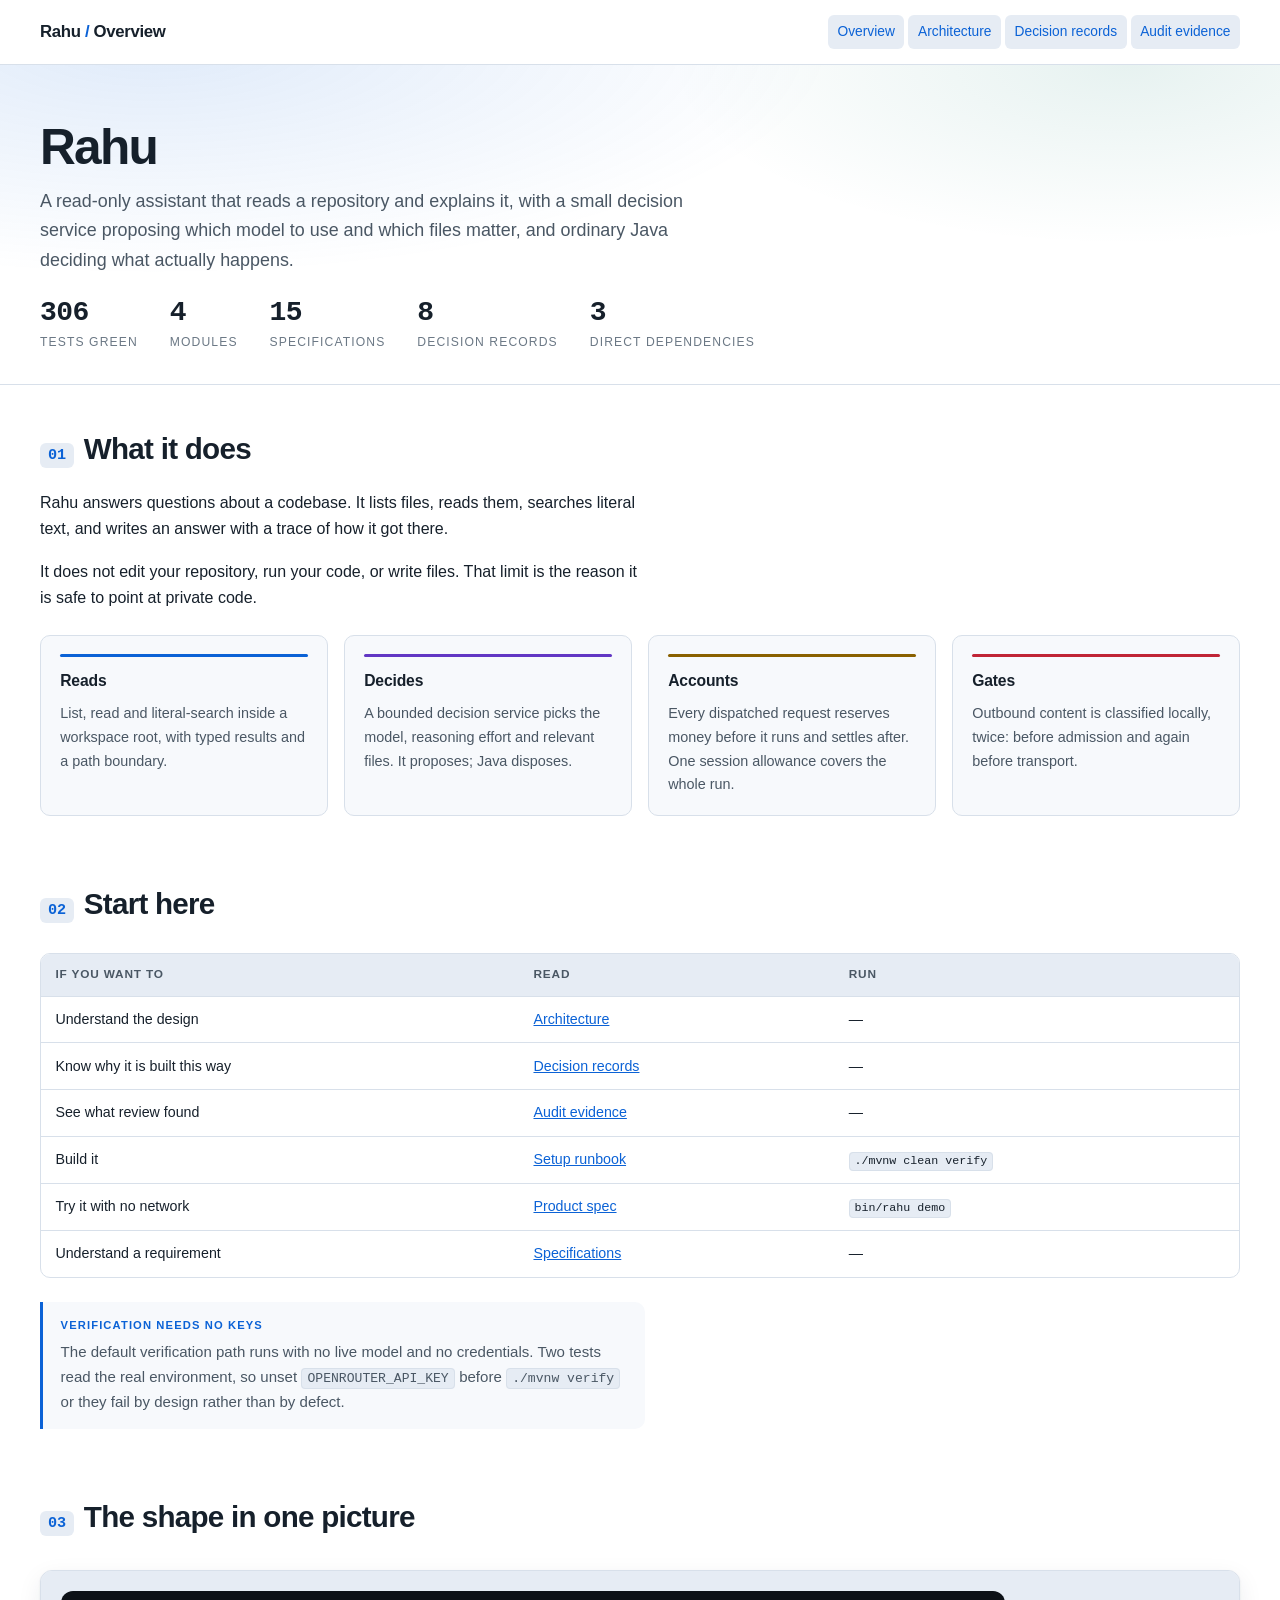
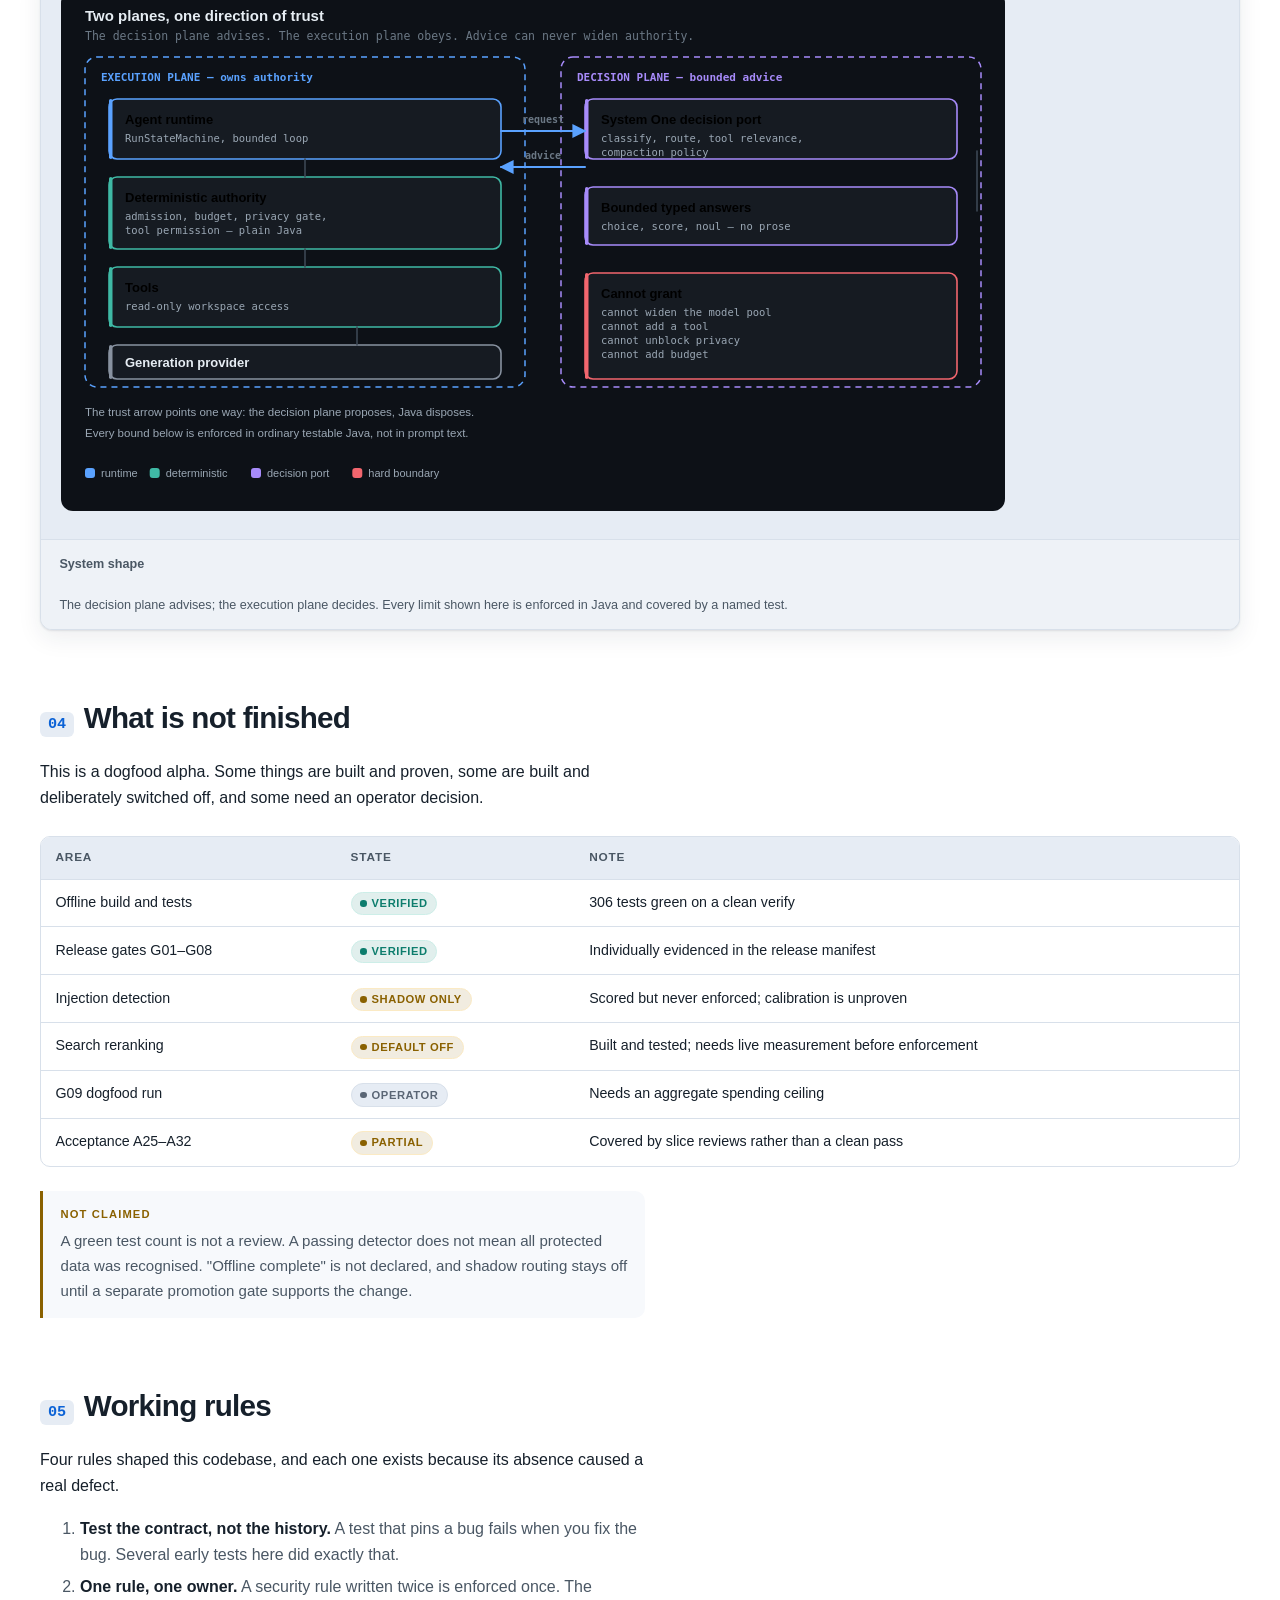
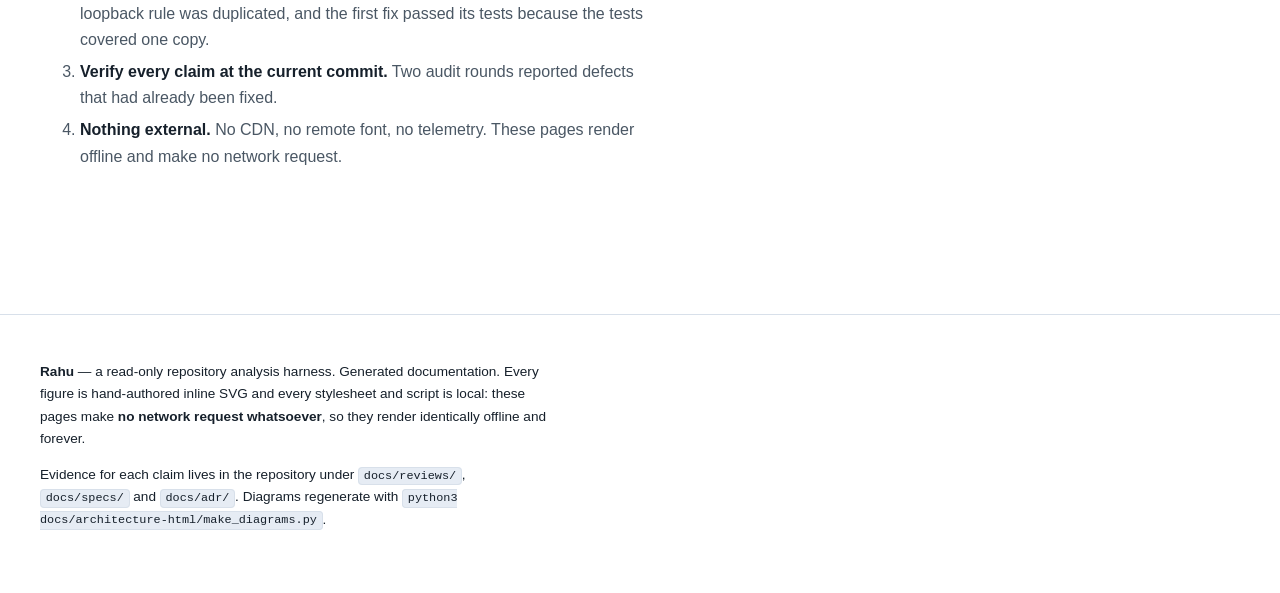
<file: docs/architecture-html/index.html>
<!DOCTYPE html>
<html lang="en">
<head>
<meta charset="utf-8">
<meta name="viewport" content="width=device-width,initial-scale=1">
<meta name="color-scheme" content="dark light">
<title>Overview — Rahu architecture</title>
<meta name="description" content="Rahu: a read-only repository analysis harness with a bounded decision plane. Self-contained HTML documentation, no network requests.">
<link rel="stylesheet" href="rahu-docs.css">
<link rel="stylesheet" href="rahu-docs-extra.css">
</head>
<body>
<a class="skip" href="#main">Skip to content</a>

<header class="masthead">
  <div class="wrap">
    <div class="brand">Rahu <span>/</span> Overview</div>
    <nav class="toc" aria-label="Contents">
      <a href="index.html" aria-current="true">Overview</a>
      <a href="architecture.html" aria-current="true">Architecture</a>
      <a href="decisions.html" aria-current="true">Decision records</a>
      <a href="evidence.html" aria-current="true">Audit evidence</a>
    </nav>
  </div>
</header>

<div class="hero"><div class="wrap">
  <h1>Rahu</h1>
  <p class="lede">A read-only assistant that reads a repository and explains it,
  with a small decision service proposing which model to use and which files
  matter, and ordinary Java deciding what actually happens.</p>
  <div class="kpis">
    <div class="kpi"><span class="n">306</span><span class="l">tests green</span></div>
    <div class="kpi"><span class="n">4</span><span class="l">modules</span></div>
    <div class="kpi"><span class="n">15</span><span class="l">specifications</span></div>
    <div class="kpi"><span class="n">8</span><span class="l">decision records</span></div>
    <div class="kpi"><span class="n">3</span><span class="l">direct dependencies</span></div>
  </div>
</div></div>

<main id="main">
<div class="wrap">

<section id="what">
  <h2 id="what-it-does"><span class="num">01</span>What it does</h2>
  <p>Rahu answers questions about a codebase. It lists files, reads them, searches
  literal text, and writes an answer with a trace of how it got there.</p>
  <p>It does not edit your repository, run your code, or write files. That limit is
  the reason it is safe to point at private code.</p>
  <div class="grid">
    <div class="card"><div class="swatch" style="background:var(--blue)"></div>
      <h4>Reads</h4><p>List, read and literal-search inside a workspace root, with
      typed results and a path boundary.</p></div>
    <div class="card"><div class="swatch" style="background:var(--violet)"></div>
      <h4>Decides</h4><p>A bounded decision service picks the model, reasoning
      effort and relevant files. It proposes; Java disposes.</p></div>
    <div class="card"><div class="swatch" style="background:var(--amber)"></div>
      <h4>Accounts</h4><p>Every dispatched request reserves money before it runs and
      settles after. One session allowance covers the whole run.</p></div>
    <div class="card"><div class="swatch" style="background:var(--rose)"></div>
      <h4>Gates</h4><p>Outbound content is classified locally, twice: before
      admission and again before transport.</p></div>
  </div>
</section>

<section id="start">
  <h2 id="start-here"><span class="num">02</span>Start here</h2>
  <div class="tablewrap">
  <table>
    <thead><tr><th>If you want to</th><th>Read</th><th>Run</th></tr></thead>
    <tbody>
      <tr><td>Understand the design</td><td><a href="architecture.html">Architecture</a></td><td>—</td></tr>
      <tr><td>Know why it is built this way</td><td><a href="decisions.html">Decision records</a></td><td>—</td></tr>
      <tr><td>See what review found</td><td><a href="evidence.html">Audit evidence</a></td><td>—</td></tr>
      <tr><td>Build it</td><td><a href="../runbooks/dogfood.md">Setup runbook</a></td><td><code>./mvnw clean verify</code></td></tr>
      <tr><td>Try it with no network</td><td><a href="../product.md">Product spec</a></td><td><code>bin/rahu demo</code></td></tr>
      <tr><td>Understand a requirement</td><td><a href="../specs/">Specifications</a></td><td>—</td></tr>
    </tbody>
  </table>
  </div>
  <div class="note">
    <span class="lbl">Verification needs no keys</span>
    <p>The default verification path runs with no live model and no credentials.
    Two tests read the real environment, so unset
    <code>OPENROUTER_API_KEY</code> before <code>./mvnw verify</code> or they fail by
    design rather than by defect.</p>
  </div>
</section>

<section id="shape">
  <h2 id="the-short-shape"><span class="num">03</span>The shape in one picture</h2>
  <figure>
      <div class="scroll">
        <img src="02-planes.svg" alt="The decision plane advises; the execution plane decides. Every limit shown here is enforced in Java and covered by a named test." style="max-width:100%">
      </div>
      <div class="legend">
        <strong>System shape</strong>
        <span style="flex:1 1 100%">The decision plane advises; the execution plane decides. Every limit shown here is enforced in Java and covered by a named test.</span>
      </div>
    </figure>
</section>

<section id="honest">
  <h2 id="what-is-not-finished"><span class="num">04</span>What is not finished</h2>
  <p>This is a dogfood alpha. Some things are built and proven, some are built and
  deliberately switched off, and some need an operator decision.</p>
  <div class="tablewrap">
  <table>
    <thead><tr><th>Area</th><th>State</th><th>Note</th></tr></thead>
    <tbody>
      <tr><td>Offline build and tests</td><td><span class="badge ok">Verified</span></td><td>306 tests green on a clean verify</td></tr>
      <tr><td>Release gates G01–G08</td><td><span class="badge ok">Verified</span></td><td>Individually evidenced in the release manifest</td></tr>
      <tr><td>Injection detection</td><td><span class="badge warn">Shadow only</span></td><td>Scored but never enforced; calibration is unproven</td></tr>
      <tr><td>Search reranking</td><td><span class="badge warn">Default off</span></td><td>Built and tested; needs live measurement before enforcement</td></tr>
      <tr><td>G09 dogfood run</td><td><span class="badge mute">Operator</span></td><td>Needs an aggregate spending ceiling</td></tr>
      <tr><td>Acceptance A25–A32</td><td><span class="badge warn">Partial</span></td><td>Covered by slice reviews rather than a clean pass</td></tr>
    </tbody>
  </table>
  </div>
  <div class="note warn">
    <span class="lbl">Not claimed</span>
    <p>A green test count is not a review. A passing detector does not mean all
    protected data was recognised. &quot;Offline complete&quot; is not declared, and
    shadow routing stays off until a separate promotion gate supports the change.</p>
  </div>
</section>

<section id="principles">
  <h2 id="working-rules"><span class="num">05</span>Working rules</h2>
  <p>Four rules shaped this codebase, and each one exists because its absence
  caused a real defect.</p>
  <ol>
    <li><strong>Test the contract, not the history.</strong> A test that pins a bug
    fails when you fix the bug. Several early tests here did exactly that.</li>
    <li><strong>One rule, one owner.</strong> A security rule written twice is
    enforced once. The loopback rule was duplicated, and the first fix passed its
    tests because the tests covered one copy.</li>
    <li><strong>Verify every claim at the current commit.</strong> Two audit rounds
    reported defects that had already been fixed.</li>
    <li><strong>Nothing external.</strong> No CDN, no remote font, no telemetry.
    These pages render offline and make no network request.</li>
  </ol>
</section>

</div>
</main>

<footer>
<div class="wrap">
  <p><strong>Rahu</strong> — a read-only repository analysis harness.
  Generated documentation. Every figure is hand-authored inline SVG and every
  stylesheet and script is local: these pages make <strong>no network request
  whatsoever</strong>, so they render identically offline and forever.</p>
  <p>Evidence for each claim lives in the repository under
  <code>docs/reviews/</code>, <code>docs/specs/</code> and
  <code>docs/adr/</code>. Diagrams regenerate with
  <code>python3 docs/architecture-html/make_diagrams.py</code>.</p>
</div>
</footer>

<script src="rahu-docs.js" defer></script>
</body>
</html>
</file>
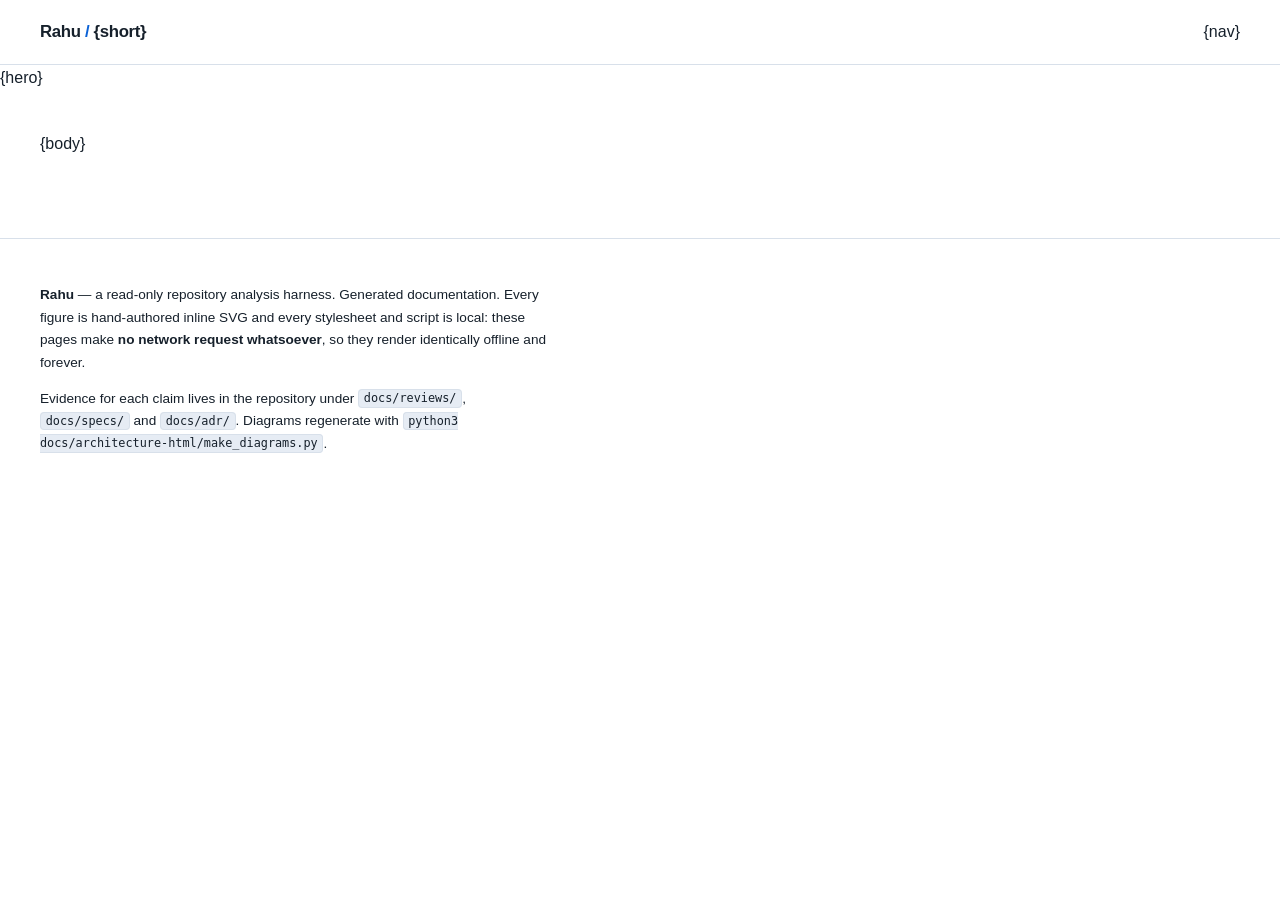
<file: docs/architecture-html/_shell.html>
<!DOCTYPE html>
<html lang="en">
<head>
<meta charset="utf-8">
<meta name="viewport" content="width=device-width,initial-scale=1">
<meta name="color-scheme" content="dark light">
<title>{title} — Rahu architecture</title>
<meta name="description" content="{desc}">
<link rel="stylesheet" href="rahu-docs.css">
<link rel="stylesheet" href="rahu-docs-extra.css">
</head>
<body>
<a class="skip" href="#main">Skip to content</a>

<header class="masthead">
  <div class="wrap">
    <div class="brand">Rahu <span>/</span> {short}</div>
    <nav class="toc" aria-label="Contents">
      {nav}
    </nav>
  </div>
</header>

{hero}

<main id="main">
<div class="wrap">
{body}
</div>
</main>

<footer>
<div class="wrap">
  <p><strong>Rahu</strong> — a read-only repository analysis harness.
  Generated documentation. Every figure is hand-authored inline SVG and every
  stylesheet and script is local: these pages make <strong>no network request
  whatsoever</strong>, so they render identically offline and forever.</p>
  <p>Evidence for each claim lives in the repository under
  <code>docs/reviews/</code>, <code>docs/specs/</code> and
  <code>docs/adr/</code>. Diagrams regenerate with
  <code>python3 docs/architecture-html/make_diagrams.py</code>.</p>
</div>
</footer>

<script src="rahu-docs.js" defer></script>
</body>
</html>
</file>
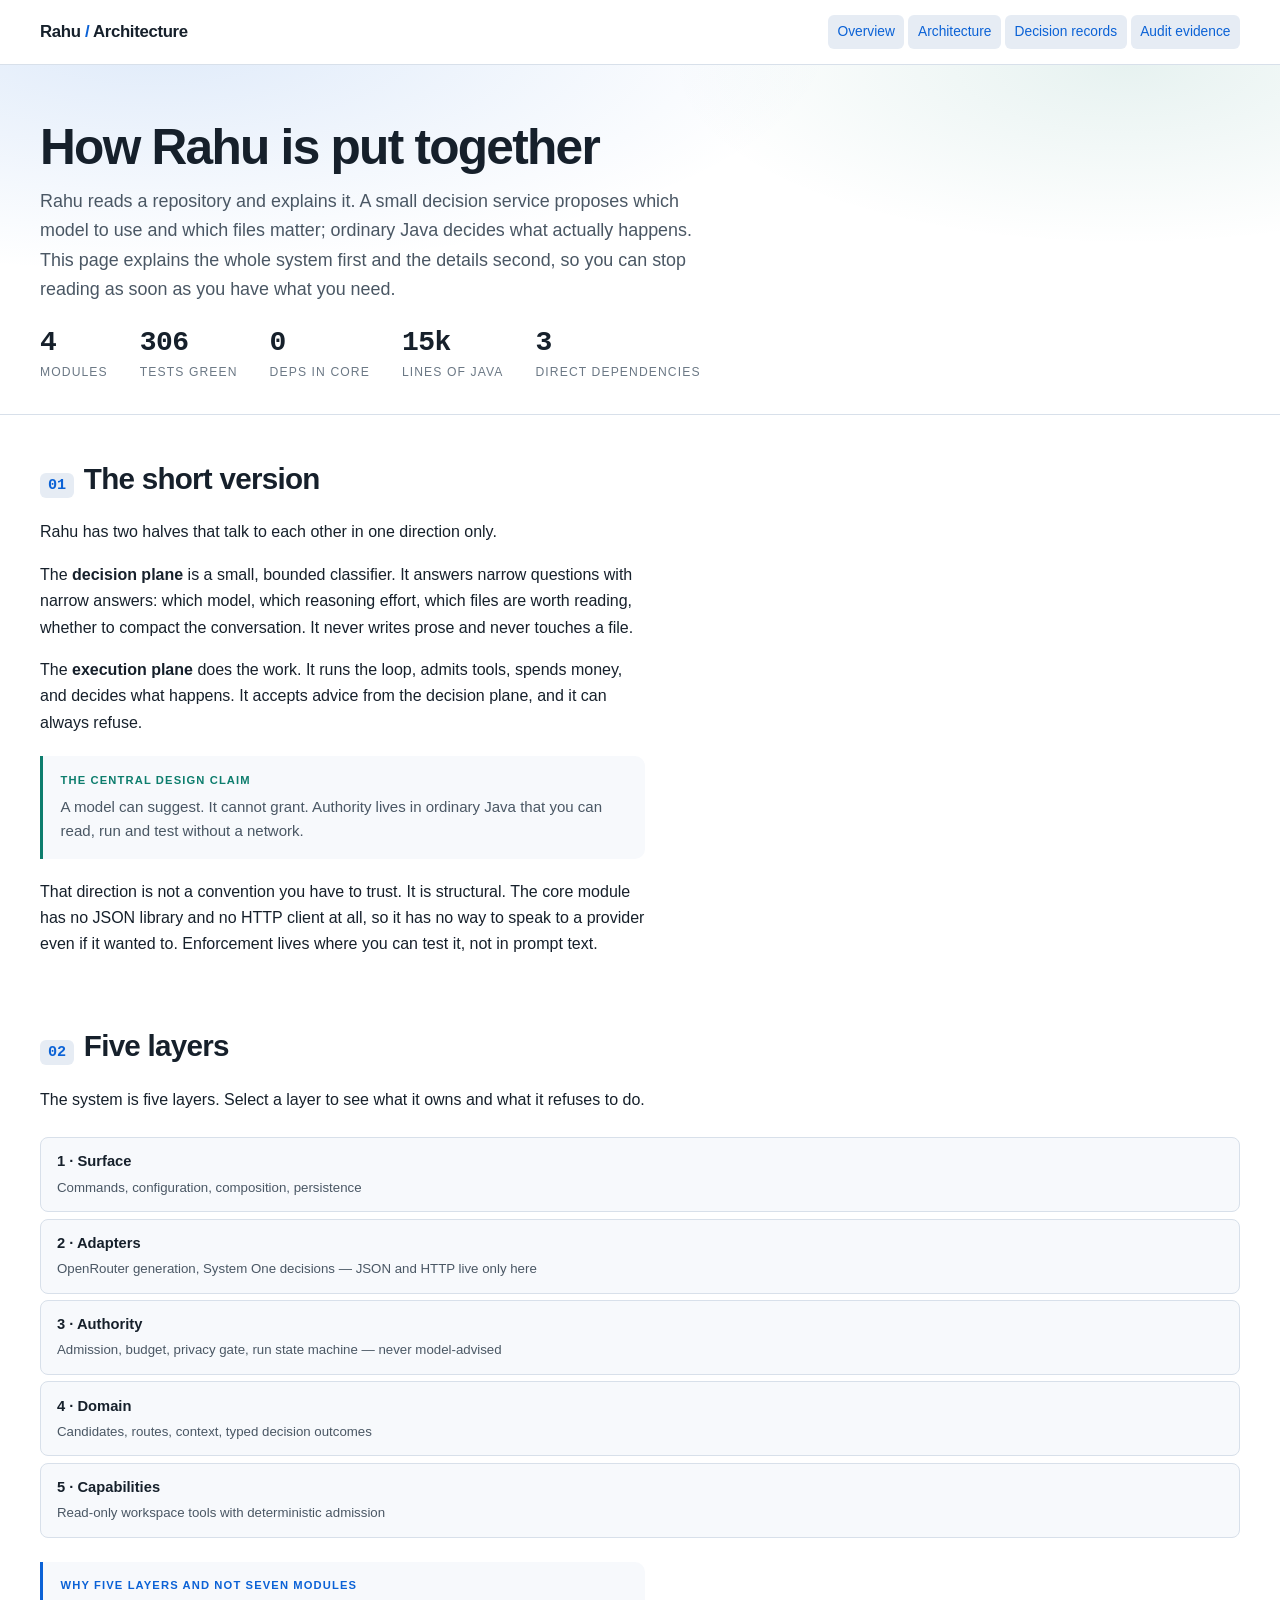
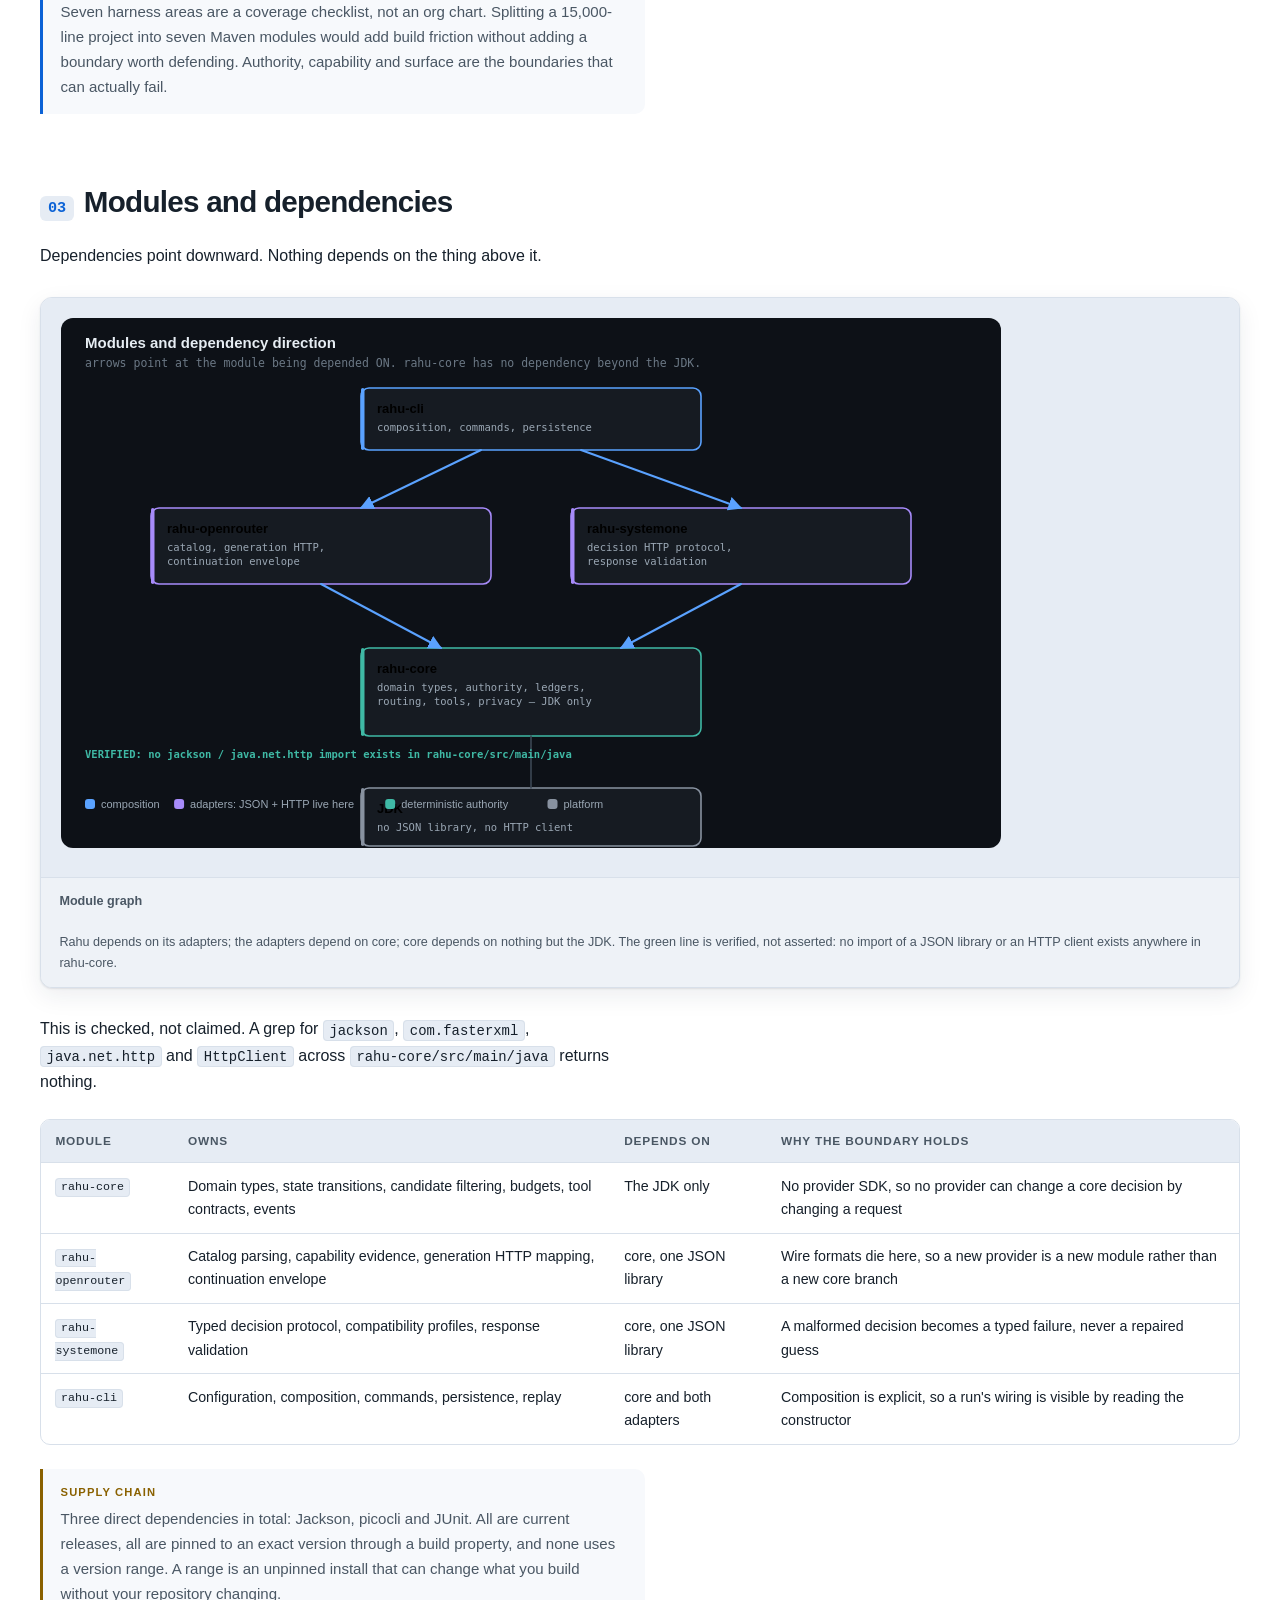
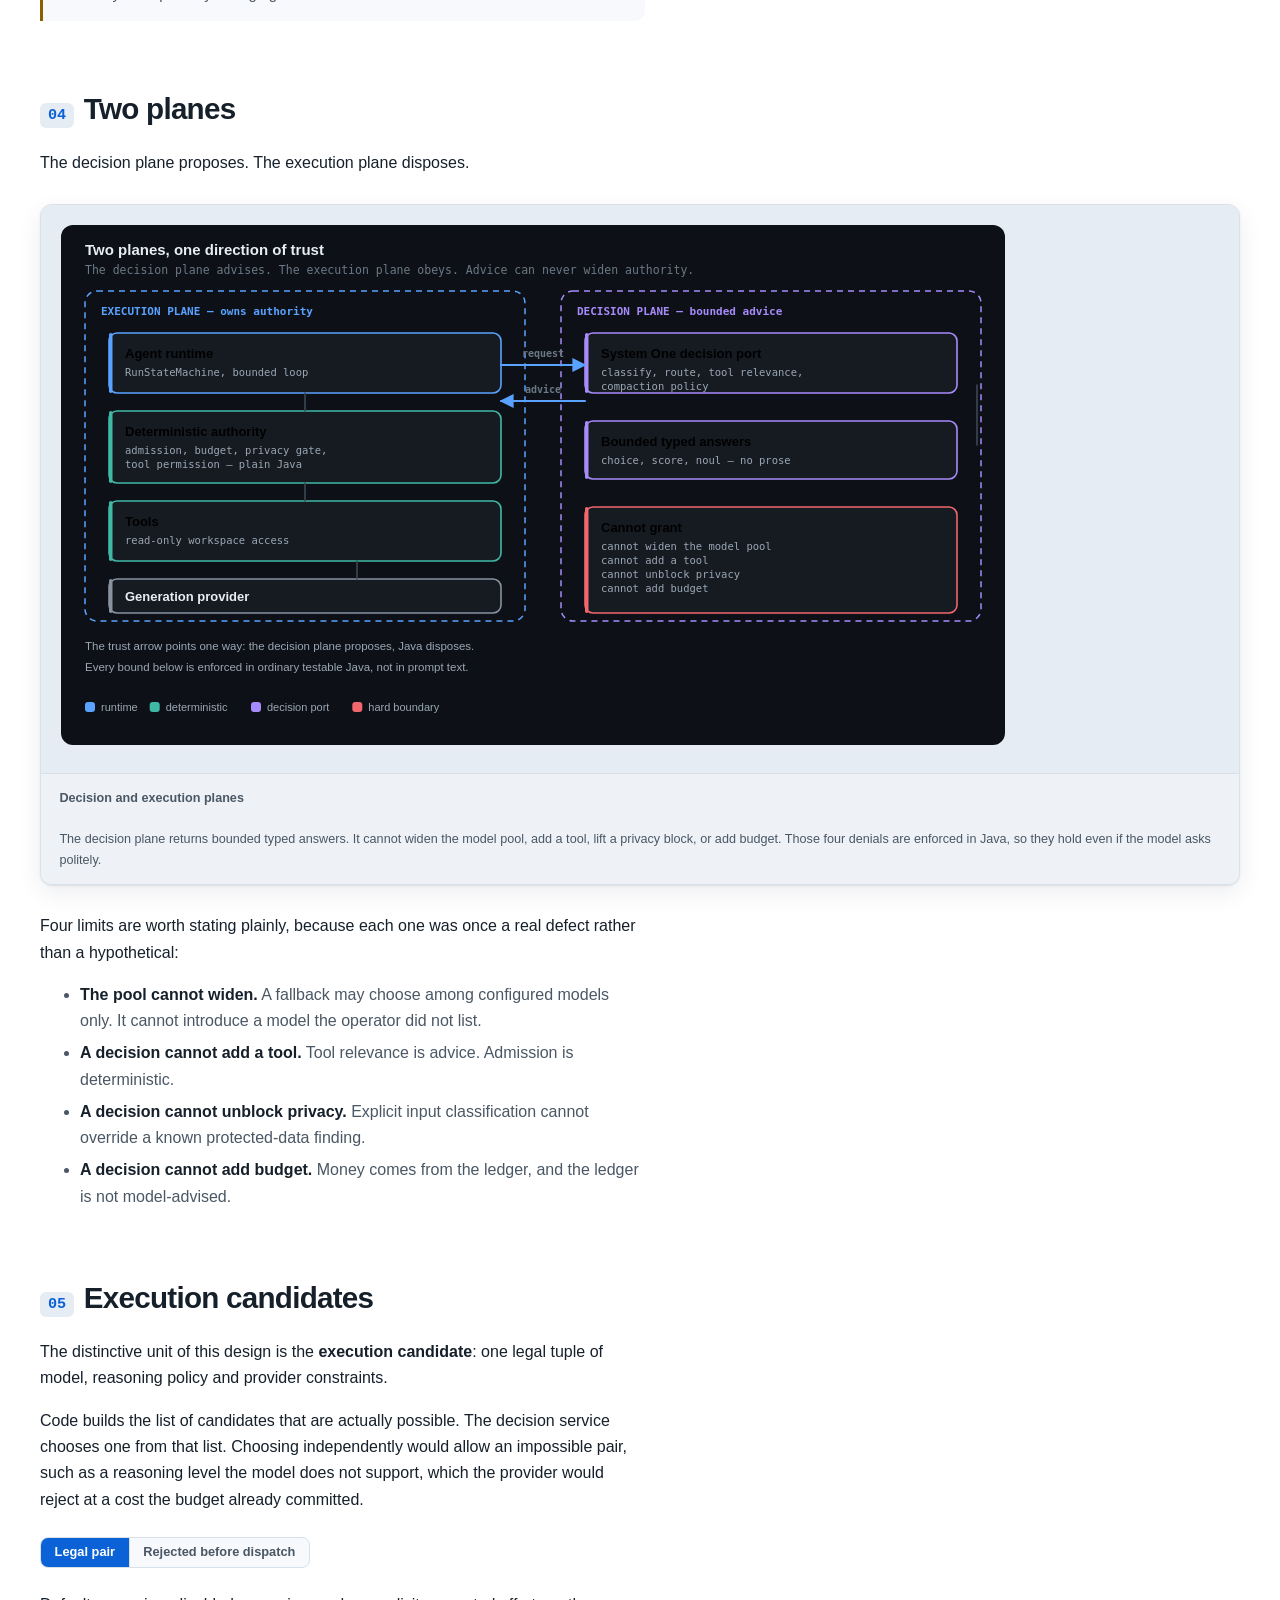
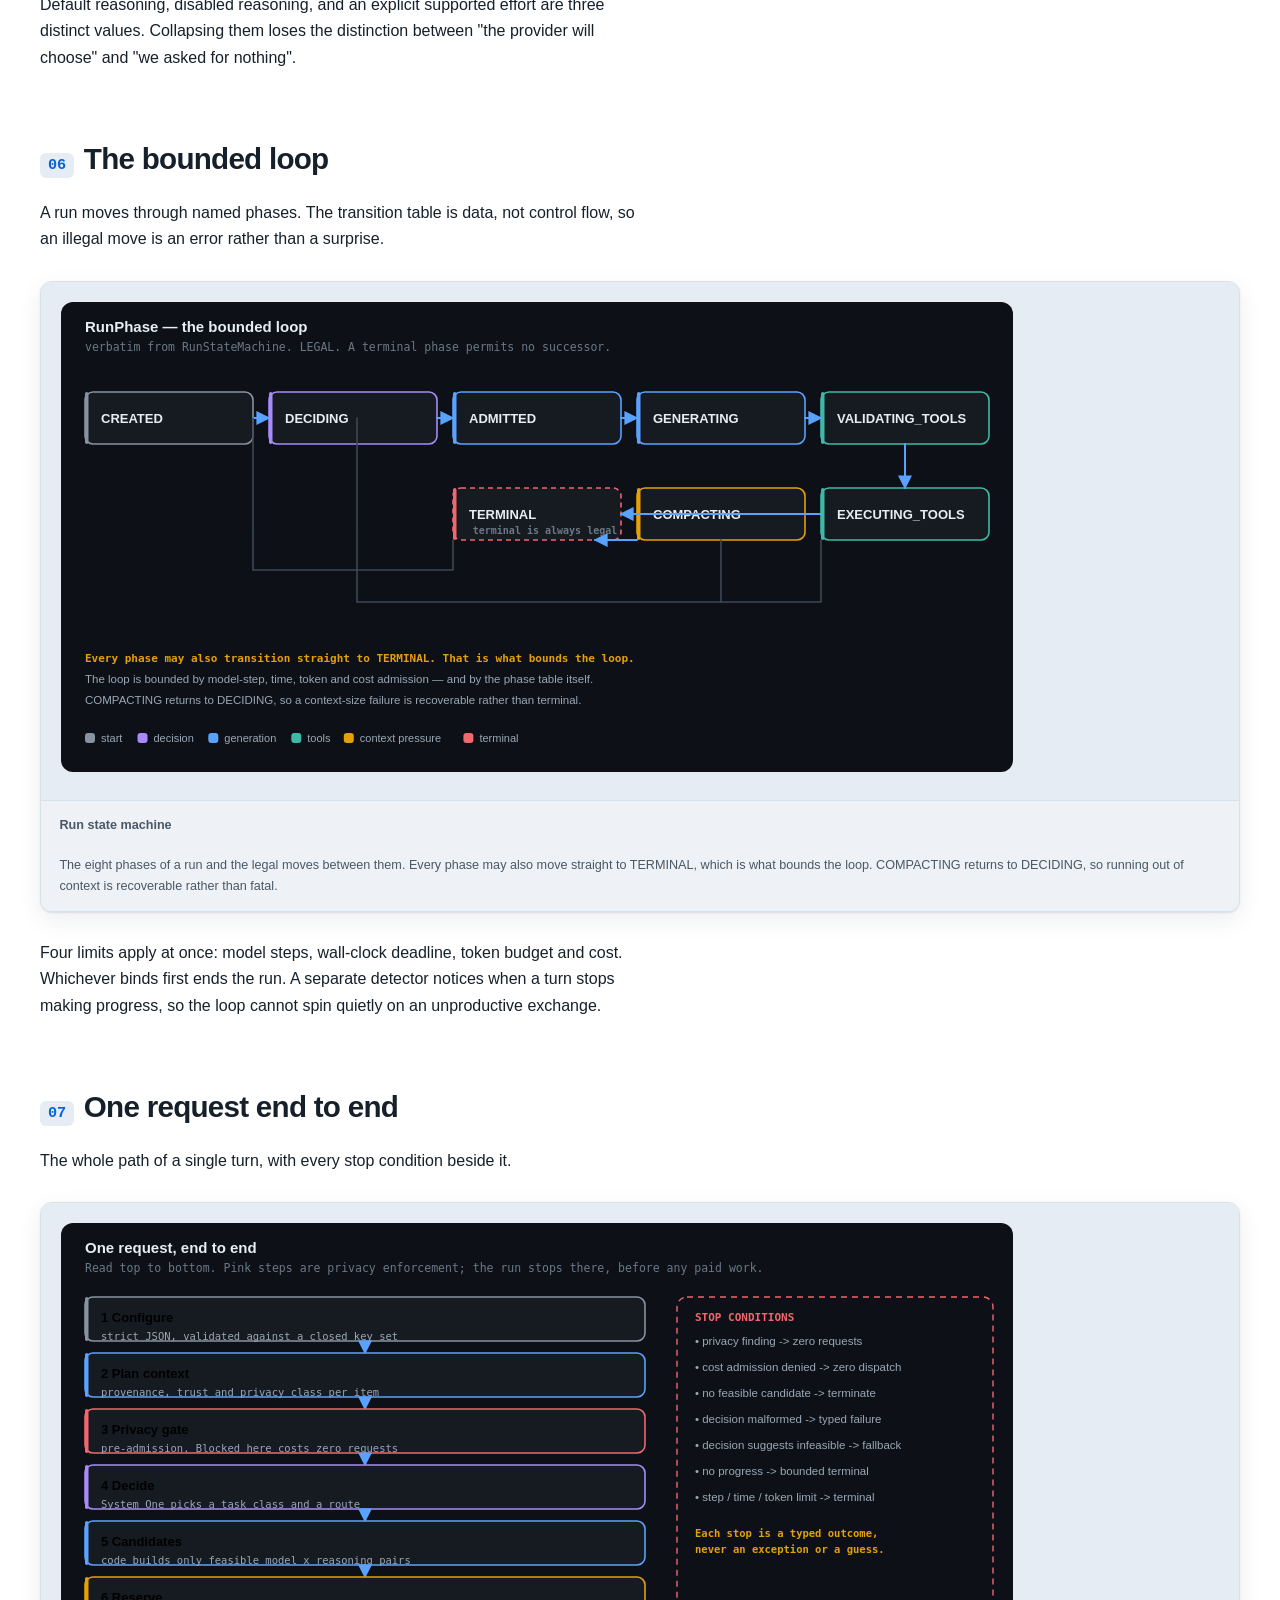
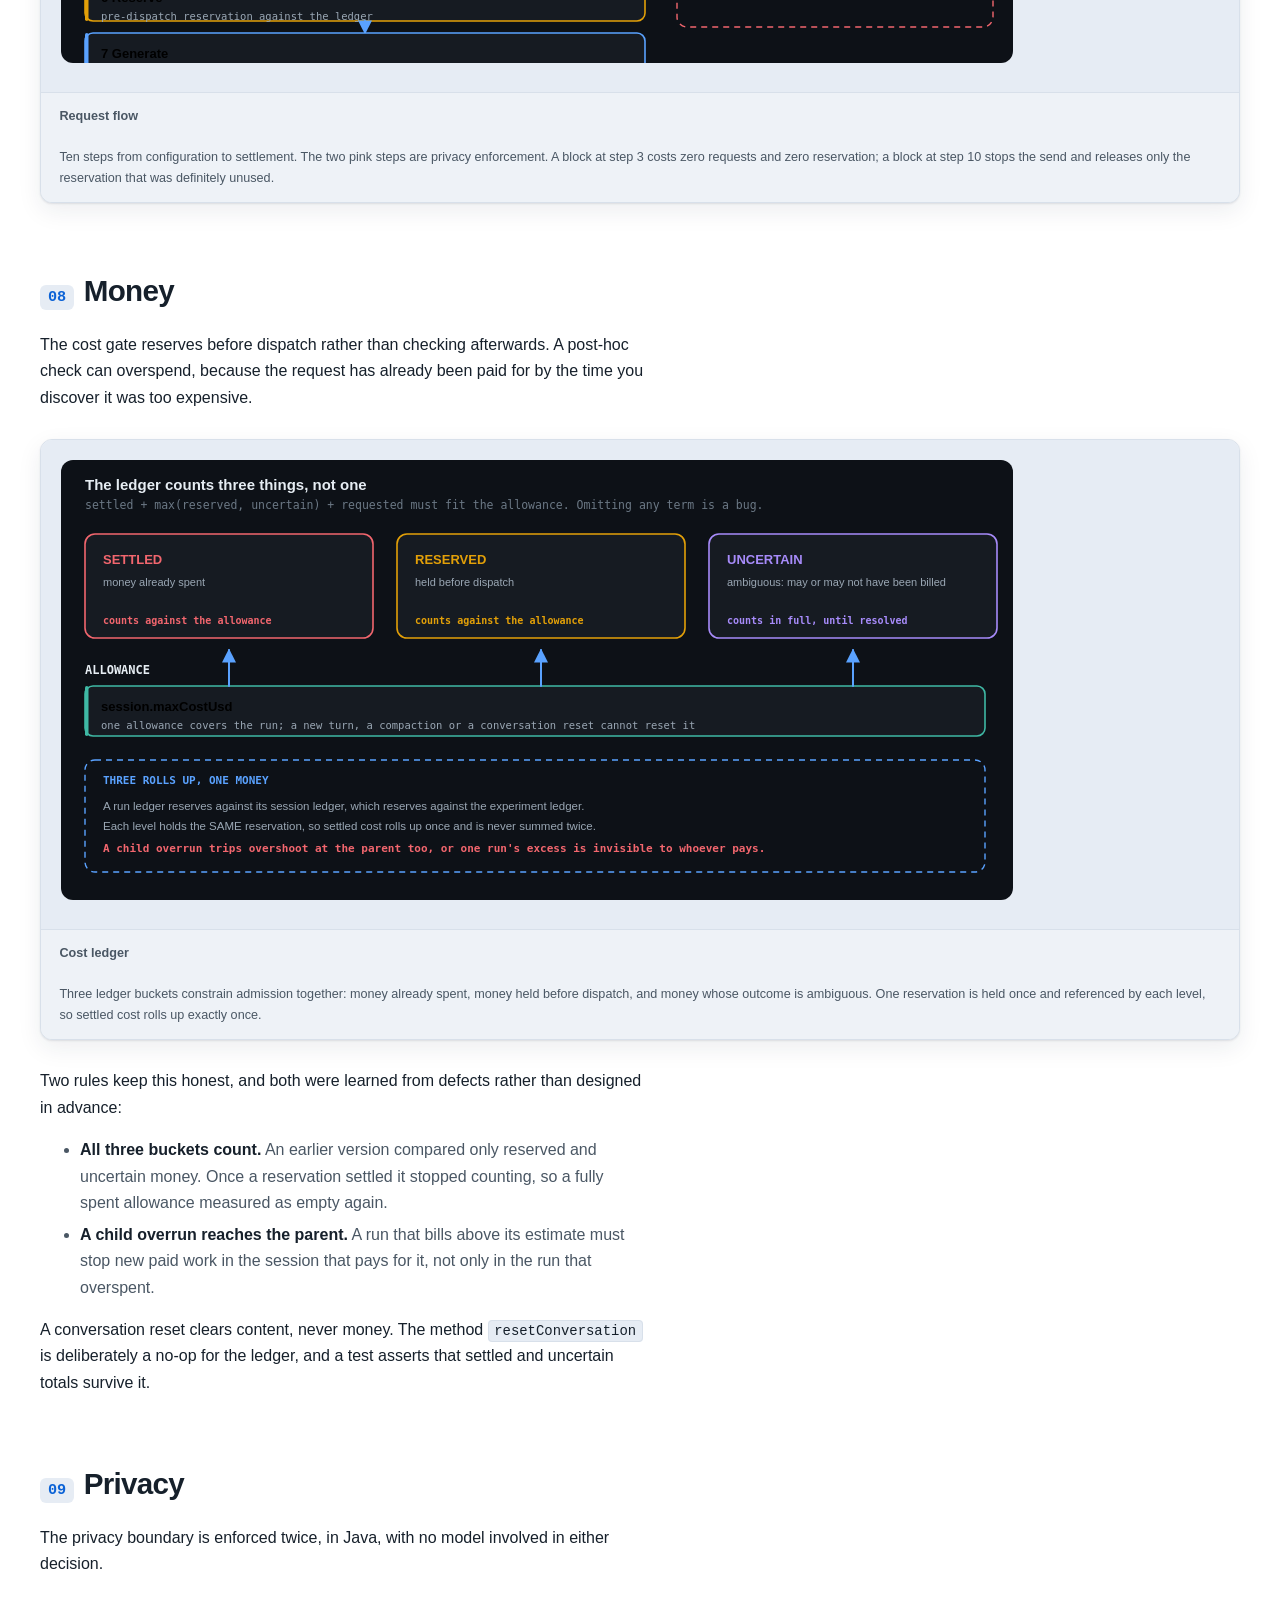
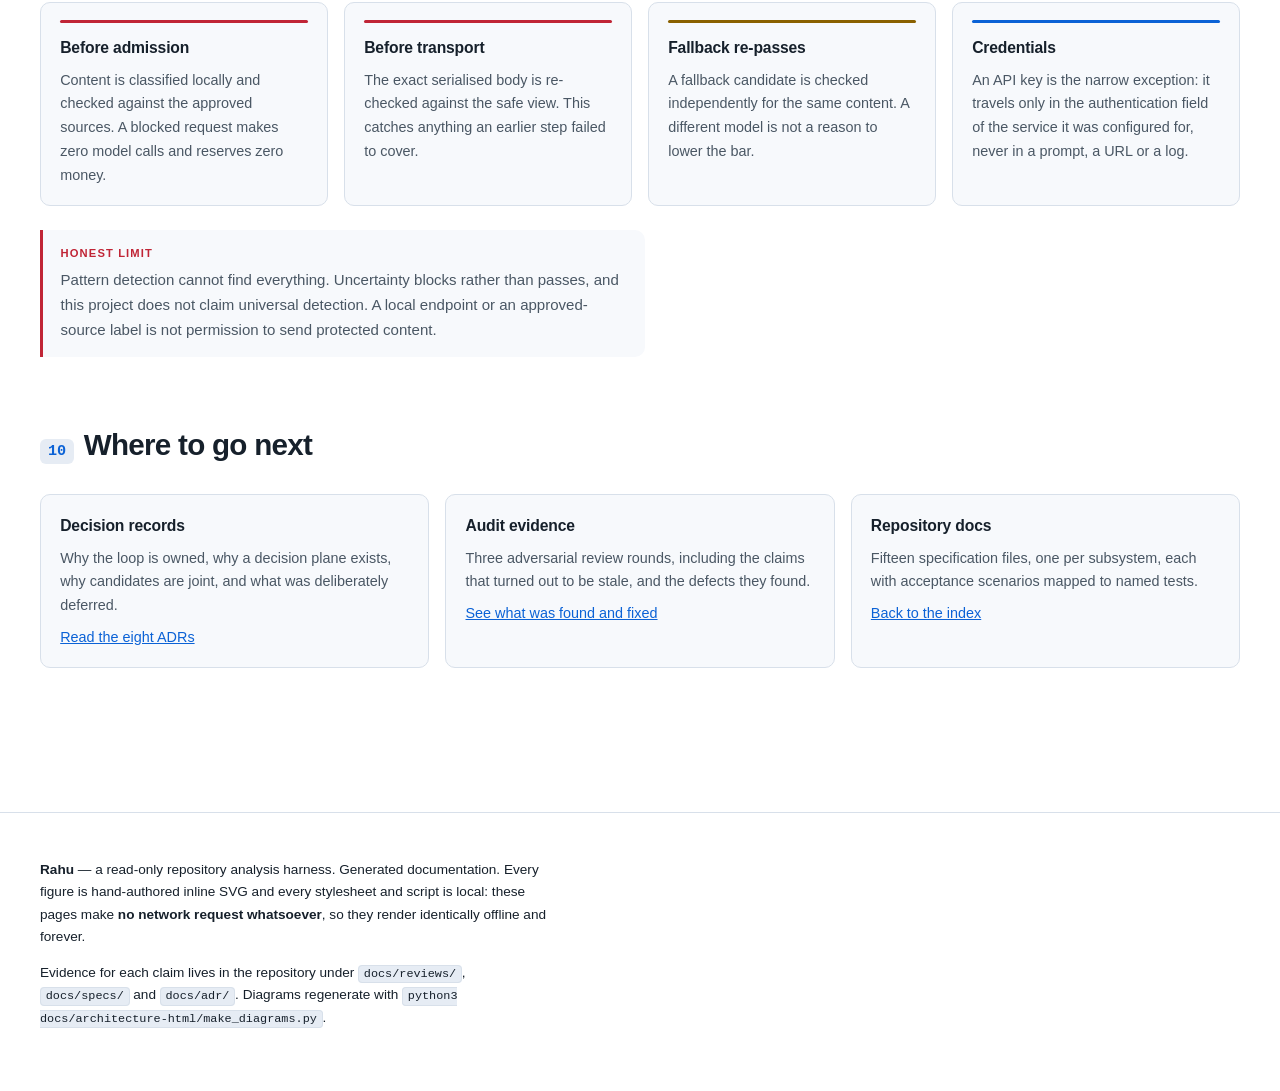
<file: docs/architecture-html/architecture.html>
<!DOCTYPE html>
<html lang="en">
<head>
<meta charset="utf-8">
<meta name="viewport" content="width=device-width,initial-scale=1">
<meta name="color-scheme" content="dark light">
<title>Architecture — Rahu architecture</title>
<meta name="description" content="Top-down architecture of Rahu: two planes, five layers, four modules, the bounded run loop and the cost ledger. Self-contained HTML with inline SVG diagrams and no network requests.">
<link rel="stylesheet" href="rahu-docs.css">
<link rel="stylesheet" href="rahu-docs-extra.css">
</head>
<body>
<a class="skip" href="#main">Skip to content</a>

<header class="masthead">
  <div class="wrap">
    <div class="brand">Rahu <span>/</span> Architecture</div>
    <nav class="toc" aria-label="Contents">
      <a href="index.html" aria-current="true">Overview</a>
      <a href="architecture.html" aria-current="true">Architecture</a>
      <a href="decisions.html" aria-current="true">Decision records</a>
      <a href="evidence.html" aria-current="true">Audit evidence</a>
    </nav>
  </div>
</header>

<div class="hero"><div class="wrap">
  <h1>How Rahu is put together</h1>
  <p class="lede">Rahu reads a repository and explains it. A small decision service
  proposes which model to use and which files matter; ordinary Java decides what
  actually happens. This page explains the whole system first and the details
  second, so you can stop reading as soon as you have what you need.</p>
  <div class="kpis">
    <div class="kpi"><span class="n">4</span><span class="l">modules</span></div>
    <div class="kpi"><span class="n">306</span><span class="l">tests green</span></div>
    <div class="kpi"><span class="n">0</span><span class="l">deps in core</span></div>
    <div class="kpi"><span class="n">15k</span><span class="l">lines of Java</span></div>
    <div class="kpi"><span class="n">3</span><span class="l">direct dependencies</span></div>
  </div>
</div></div>

<main id="main">
<div class="wrap">

<section id="start">
  <h2 id="the-short-version"><span class="num">01</span>The short version</h2>
  <p>Rahu has two halves that talk to each other in one direction only.</p>
  <p>The <strong>decision plane</strong> is a small, bounded classifier. It answers
  narrow questions with narrow answers: which model, which reasoning effort, which
  files are worth reading, whether to compact the conversation. It never writes
  prose and never touches a file.</p>
  <p>The <strong>execution plane</strong> does the work. It runs the loop, admits
  tools, spends money, and decides what happens. It accepts advice from the decision
  plane, and it can always refuse.</p>

  <div class="note good">
    <span class="lbl">The central design claim</span>
    <p>A model can suggest. It cannot grant. Authority lives in ordinary Java that
    you can read, run and test without a network.</p>
  </div>

  <p>That direction is not a convention you have to trust. It is structural. The
  core module has no JSON library and no HTTP client at all, so it has no way to
  speak to a provider even if it wanted to. Enforcement lives where you can test
  it, not in prompt text.</p>
</section>

<section id="layers">
  <h2 id="the-five-layers"><span class="num">02</span>Five layers</h2>
  <p>The system is five layers. Select a layer to see what it owns and what it
  refuses to do.</p>

  <div class="stack" data-layer>
    <button class="layer" data-detail="<strong>Surface.</strong> Commands and configuration parsing. <code>rahu-cli</code>. It reads strict JSON, validates every key against a closed set, and wires the other modules together. It owns no domain logic, so a bug in argument parsing cannot corrupt a budget or a privacy decision. Answer text goes to standard output; diagnostics go to standard error, so piping the answer stays safe."><span class="t">1 · Surface</span><span class="d">Commands, configuration, composition, persistence</span></button>
    <button class="layer" data-detail="<strong>Adapters.</strong> <code>rahu-openrouter</code> and <code>rahu-systemone</code>. Each speaks one provider's wire format and translates it into core types. This is the only place JSON parsing and HTTP live. Keeping them here means a provider change touches one module, and it means core can be tested with no fakes of a network protocol."><span class="t">2 · Adapters</span><span class="d">OpenRouter generation, System One decisions — JSON and HTTP live only here</span></button>
    <button class="layer" data-detail="<strong>Authority.</strong> <code>rahu-core/authority</code>, <code>privacy</code>, <code>runtime</code>. Admission, budget reservation, the privacy gate, the run state machine. These classes decide what may happen. They take no instructions from a model and consult no prompt. Every rule here is a testable method with a name that states the rule."><span class="t">3 · Authority</span><span class="d">Admission, budget, privacy gate, run state machine — never model-advised</span></button>
    <button class="layer" data-detail="<strong>Domain.</strong> <code>rahu-core/routing</code>, <code>context</code>, <code>decision</code>. Candidate construction, route resolution, context assembly, compaction planning, typed decision outcomes. This layer turns a model suggestion into either a legal action or a typed refusal. It is where &quot;that answer is not acceptable&quot; becomes a value rather than an exception."><span class="t">4 · Domain</span><span class="d">Candidates, routes, context, typed decision outcomes</span></button>
    <button class="layer" data-detail="<strong>Capabilities.</strong> <code>rahu-core/tools</code>. Read-only workspace access with path boundaries, schema validation and typed results. A proposed call is a proposal until this layer admits it. The tools cannot write, cannot execute and cannot leave the workspace root, and a denial is a value the model can read rather than a stack trace."><span class="t">5 · Capabilities</span><span class="d">Read-only workspace tools with deterministic admission</span></button>
    <div class="detail"></div>
  </div>

  <div class="note">
    <span class="lbl">Why five layers and not seven modules</span>
    <p>Seven harness areas are a coverage checklist, not an org chart. Splitting a
    15,000-line project into seven Maven modules would add build friction without
    adding a boundary worth defending. Authority, capability and surface are the
    boundaries that can actually fail.</p>
  </div>
</section>

<section id="modules">
  <h2 id="modules-and-dependencies"><span class="num">03</span>Modules and dependencies</h2>
  <p>Dependencies point downward. Nothing depends on the thing above it.</p>
  <figure>
      <div class="scroll">
        <img src="01-modules.svg" alt="Rahu depends on its adapters; the adapters depend on core; core depends on nothing but the JDK. The green line is verified, not asserted: no import of a JSON library or an HTTP client exists anywhere in rahu-core." style="max-width:100%">
      </div>
      <div class="legend">
        <strong>Module graph</strong>
        <span style="flex:1 1 100%">Rahu depends on its adapters; the adapters depend on core; core depends on nothing but the JDK. The green line is verified, not asserted: no import of a JSON library or an HTTP client exists anywhere in rahu-core.</span>
      </div>
    </figure>
  <p>This is checked, not claimed. A grep for <code>jackson</code>,
  <code>com.fasterxml</code>, <code>java.net.http</code> and <code>HttpClient</code>
  across <code>rahu-core/src/main/java</code> returns nothing.</p>

  <div class="tablewrap">
  <table>
    <thead><tr><th>Module</th><th>Owns</th><th>Depends on</th><th>Why the boundary holds</th></tr></thead>
    <tbody>
      <tr><td><code>rahu-core</code></td><td>Domain types, state transitions, candidate filtering, budgets, tool contracts, events</td><td>The JDK only</td><td>No provider SDK, so no provider can change a core decision by changing a request</td></tr>
      <tr><td><code>rahu-openrouter</code></td><td>Catalog parsing, capability evidence, generation HTTP mapping, continuation envelope</td><td>core, one JSON library</td><td>Wire formats die here, so a new provider is a new module rather than a new core branch</td></tr>
      <tr><td><code>rahu-systemone</code></td><td>Typed decision protocol, compatibility profiles, response validation</td><td>core, one JSON library</td><td>A malformed decision becomes a typed failure, never a repaired guess</td></tr>
      <tr><td><code>rahu-cli</code></td><td>Configuration, composition, commands, persistence, replay</td><td>core and both adapters</td><td>Composition is explicit, so a run's wiring is visible by reading the constructor</td></tr>
    </tbody>
  </table>
  </div>

  <div class="note warn">
    <span class="lbl">Supply chain</span>
    <p>Three direct dependencies in total: Jackson, picocli and JUnit. All are
    current releases, all are pinned to an exact version through a build property,
    and none uses a version range. A range is an unpinned install that can change
    what you build without your repository changing.</p>
  </div>
</section>

<section id="planes">
  <h2 id="two-planes"><span class="num">04</span>Two planes</h2>
  <p>The decision plane proposes. The execution plane disposes.</p>
  <figure>
      <div class="scroll">
        <img src="02-planes.svg" alt="The decision plane returns bounded typed answers. It cannot widen the model pool, add a tool, lift a privacy block, or add budget. Those four denials are enforced in Java, so they hold even if the model asks politely." style="max-width:100%">
      </div>
      <div class="legend">
        <strong>Decision and execution planes</strong>
        <span style="flex:1 1 100%">The decision plane returns bounded typed answers. It cannot widen the model pool, add a tool, lift a privacy block, or add budget. Those four denials are enforced in Java, so they hold even if the model asks politely.</span>
      </div>
    </figure>
  <p>Four limits are worth stating plainly, because each one was once a real
  defect rather than a hypothetical:</p>
  <ul>
    <li><strong>The pool cannot widen.</strong> A fallback may choose among
    configured models only. It cannot introduce a model the operator did not list.</li>
    <li><strong>A decision cannot add a tool.</strong> Tool relevance is advice.
    Admission is deterministic.</li>
    <li><strong>A decision cannot unblock privacy.</strong> Explicit input
    classification cannot override a known protected-data finding.</li>
    <li><strong>A decision cannot add budget.</strong> Money comes from the ledger,
    and the ledger is not model-advised.</li>
  </ul>
</section>

<section id="candidates">
  <h2 id="execution-candidates"><span class="num">05</span>Execution candidates</h2>
  <p>The distinctive unit of this design is the <strong>execution candidate</strong>:
  one legal tuple of model, reasoning policy and provider constraints.</p>
  <p>Code builds the list of candidates that are actually possible. The decision
  service chooses one from that list. Choosing independently would allow an
  impossible pair, such as a reasoning level the model does not support, which the
  provider would reject at a cost the budget already committed.</p>

  <div class="seg" data-target="cand">
    <button data-panel="cand-ok" aria-pressed="true">Legal pair</button>
    <button data-panel="cand-bad" aria-pressed="false">Rejected before dispatch</button>
  </div>
  <div id="cand-ok">
    <div class="note good">
      <span class="lbl">Accepted</span>
      <p>The model supports low and high effort, and mandatory reasoning. The
      candidate set offers default, disabled reasoning, low and high. The decision
      service picks <code>high</code>. The tuple is legal, so the request succeeds
      and the budget reserved for it matches what is spent.</p>
    </div>
  </div>
  <div id="cand-bad" class="hidden">
    <div class="note bad">
      <span class="lbl">Refused</span>
      <p>The decision service names a model that is not in the configured pool, or
      a reasoning level the model does not support. Java rejects the answer as
      inadmissible, falls back to a configured feasible route, and makes no request
      for the rejected candidate. No money is spent on an impossible pair.</p>
    </div>
  </div>

  <p>Default reasoning, disabled reasoning, and an explicit supported effort are
  three distinct values. Collapsing them loses the distinction between &quot;the
  provider will choose&quot; and &quot;we asked for nothing&quot;.</p>
</section>

<section id="loop">
  <h2 id="the-bounded-loop"><span class="num">06</span>The bounded loop</h2>
  <p>A run moves through named phases. The transition table is data, not control
  flow, so an illegal move is an error rather than a surprise.</p>
  <figure>
      <div class="scroll">
        <img src="03-run-state-machine.svg" alt="The eight phases of a run and the legal moves between them. Every phase may also move straight to TERMINAL, which is what bounds the loop. COMPACTING returns to DECIDING, so running out of context is recoverable rather than fatal." style="max-width:100%">
      </div>
      <div class="legend">
        <strong>Run state machine</strong>
        <span style="flex:1 1 100%">The eight phases of a run and the legal moves between them. Every phase may also move straight to TERMINAL, which is what bounds the loop. COMPACTING returns to DECIDING, so running out of context is recoverable rather than fatal.</span>
      </div>
    </figure>
  <p>Four limits apply at once: model steps, wall-clock deadline, token budget and
  cost. Whichever binds first ends the run. A separate detector notices when a turn
  stops making progress, so the loop cannot spin quietly on an unproductive
  exchange.</p>
</section>

<section id="request">
  <h2 id="one-request"><span class="num">07</span>One request end to end</h2>
  <p>The whole path of a single turn, with every stop condition beside it.</p>
  <figure>
      <div class="scroll">
        <img src="04-request-flow.svg" alt="Ten steps from configuration to settlement. The two pink steps are privacy enforcement. A block at step 3 costs zero requests and zero reservation; a block at step 10 stops the send and releases only the reservation that was definitely unused." style="max-width:100%">
      </div>
      <div class="legend">
        <strong>Request flow</strong>
        <span style="flex:1 1 100%">Ten steps from configuration to settlement. The two pink steps are privacy enforcement. A block at step 3 costs zero requests and zero reservation; a block at step 10 stops the send and releases only the reservation that was definitely unused.</span>
      </div>
    </figure>
</section>

<section id="ledger">
  <h2 id="money"><span class="num">08</span>Money</h2>
  <p>The cost gate reserves before dispatch rather than checking afterwards. A
  post-hoc check can overspend, because the request has already been paid for by
  the time you discover it was too expensive.</p>
  <figure>
      <div class="scroll">
        <img src="05-ledger.svg" alt="Three ledger buckets constrain admission together: money already spent, money held before dispatch, and money whose outcome is ambiguous. One reservation is held once and referenced by each level, so settled cost rolls up exactly once." style="max-width:100%">
      </div>
      <div class="legend">
        <strong>Cost ledger</strong>
        <span style="flex:1 1 100%">Three ledger buckets constrain admission together: money already spent, money held before dispatch, and money whose outcome is ambiguous. One reservation is held once and referenced by each level, so settled cost rolls up exactly once.</span>
      </div>
    </figure>
  <p>Two rules keep this honest, and both were learned from defects rather than
  designed in advance:</p>
  <ul>
    <li><strong>All three buckets count.</strong> An earlier version compared only
    reserved and uncertain money. Once a reservation settled it stopped counting,
    so a fully spent allowance measured as empty again.</li>
    <li><strong>A child overrun reaches the parent.</strong> A run that bills above
    its estimate must stop new paid work in the session that pays for it, not only
    in the run that overspent.</li>
  </ul>
  <p>A conversation reset clears content, never money. The method
  <code>resetConversation</code> is deliberately a no-op for the ledger, and a test
  asserts that settled and uncertain totals survive it.</p>
</section>

<section id="privacy">
  <h2 id="privacy"><span class="num">09</span>Privacy</h2>
  <p>The privacy boundary is enforced twice, in Java, with no model involved in
  either decision.</p>
  <div class="grid">
    <div class="card"><div class="swatch" style="background:var(--rose)"></div>
      <h4>Before admission</h4>
      <p>Content is classified locally and checked against the approved sources.
      A blocked request makes zero model calls and reserves zero money.</p></div>
    <div class="card"><div class="swatch" style="background:var(--rose)"></div>
      <h4>Before transport</h4>
      <p>The exact serialised body is re-checked against the safe view. This
      catches anything an earlier step failed to cover.</p></div>
    <div class="card"><div class="swatch" style="background:var(--amber)"></div>
      <h4>Fallback re-passes</h4>
      <p>A fallback candidate is checked independently for the same content. A
      different model is not a reason to lower the bar.</p></div>
    <div class="card"><div class="swatch" style="background:var(--blue)"></div>
      <h4>Credentials</h4>
      <p>An API key is the narrow exception: it travels only in the
      authentication field of the service it was configured for, never in a prompt,
      a URL or a log.</p></div>
  </div>
  <div class="note bad">
    <span class="lbl">Honest limit</span>
    <p>Pattern detection cannot find everything. Uncertainty blocks rather than
    passes, and this project does not claim universal detection. A local endpoint
    or an approved-source label is not permission to send protected content.</p>
  </div>
</section>

<section id="next">
  <h2 id="where-next"><span class="num">10</span>Where to go next</h2>
  <div class="grid">
    <div class="card"><h4>Decision records</h4>
      <p>Why the loop is owned, why a decision plane exists, why candidates are
      joint, and what was deliberately deferred.</p>
      <p><a href="decisions.html">Read the eight ADRs</a></p></div>
    <div class="card"><h4>Audit evidence</h4>
      <p>Three adversarial review rounds, including the claims that turned out to
      be stale, and the defects they found.</p>
      <p><a href="evidence.html">See what was found and fixed</a></p></div>
    <div class="card"><h4>Repository docs</h4>
      <p>Fifteen specification files, one per subsystem, each with acceptance
      scenarios mapped to named tests.</p>
      <p><a href="../README.md">Back to the index</a></p></div>
  </div>
</section>

</div>
</main>

<footer>
<div class="wrap">
  <p><strong>Rahu</strong> — a read-only repository analysis harness.
  Generated documentation. Every figure is hand-authored inline SVG and every
  stylesheet and script is local: these pages make <strong>no network request
  whatsoever</strong>, so they render identically offline and forever.</p>
  <p>Evidence for each claim lives in the repository under
  <code>docs/reviews/</code>, <code>docs/specs/</code> and
  <code>docs/adr/</code>. Diagrams regenerate with
  <code>python3 docs/architecture-html/make_diagrams.py</code>.</p>
</div>
</footer>

<script src="rahu-docs.js" defer></script>
</body>
</html>
</file>
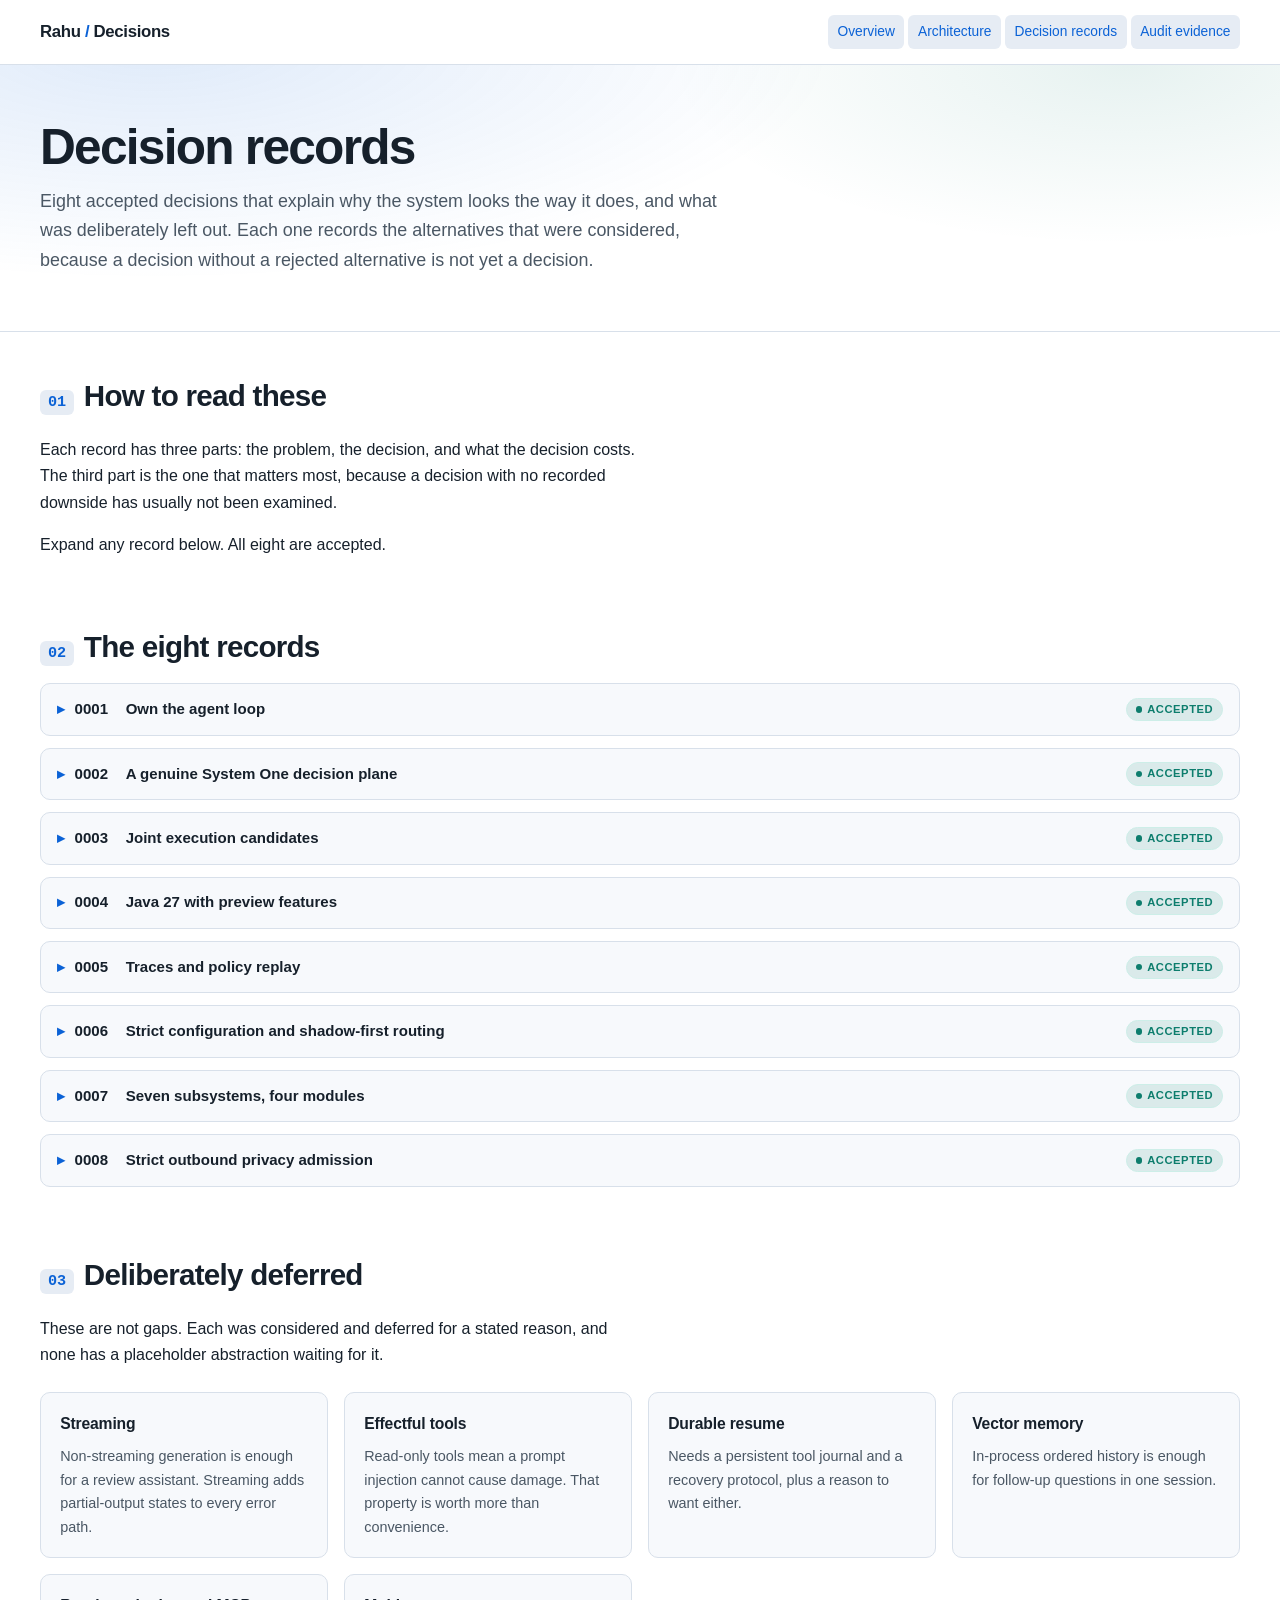
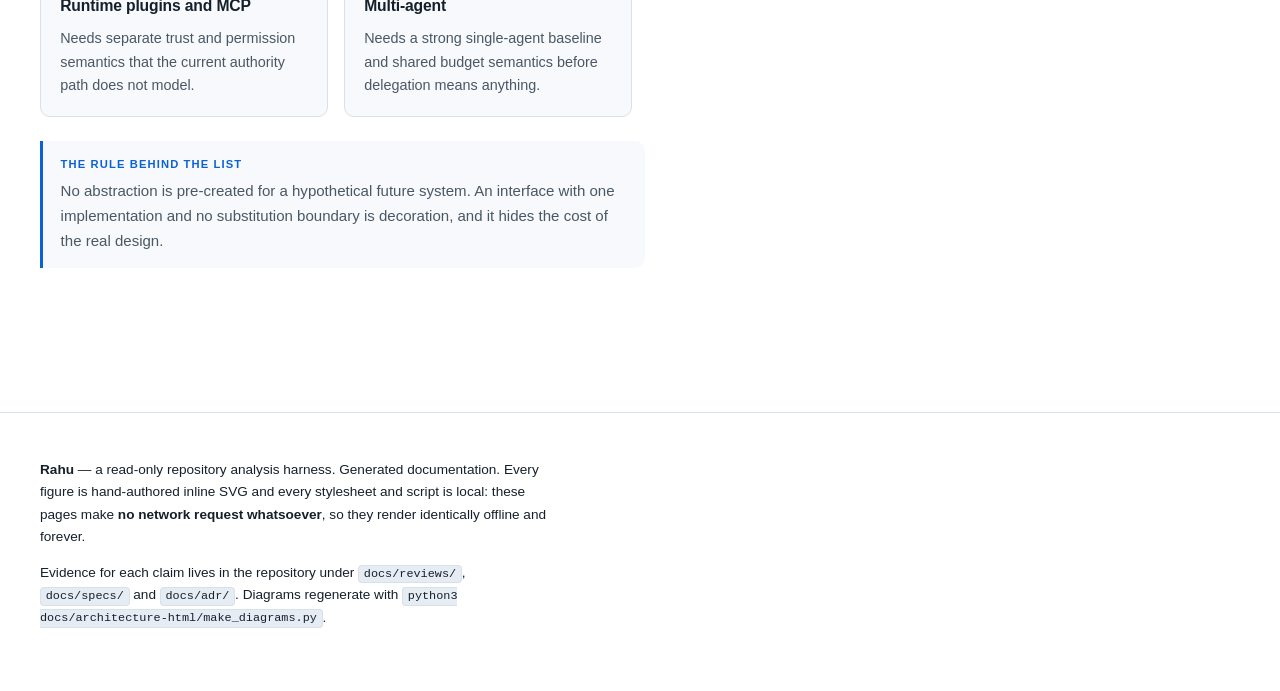
<file: docs/architecture-html/decisions.html>
<!DOCTYPE html>
<html lang="en">
<head>
<meta charset="utf-8">
<meta name="viewport" content="width=device-width,initial-scale=1">
<meta name="color-scheme" content="dark light">
<title>Decision records — Rahu architecture</title>
<meta name="description" content="The eight accepted architecture decision records for Rahu, with the alternatives considered and the cost of each decision.">
<link rel="stylesheet" href="rahu-docs.css">
<link rel="stylesheet" href="rahu-docs-extra.css">
</head>
<body>
<a class="skip" href="#main">Skip to content</a>

<header class="masthead">
  <div class="wrap">
    <div class="brand">Rahu <span>/</span> Decisions</div>
    <nav class="toc" aria-label="Contents">
      <a href="index.html" aria-current="true">Overview</a>
      <a href="architecture.html" aria-current="true">Architecture</a>
      <a href="decisions.html" aria-current="true">Decision records</a>
      <a href="evidence.html" aria-current="true">Audit evidence</a>
    </nav>
  </div>
</header>

<div class="hero"><div class="wrap">
  <h1>Decision records</h1>
  <p class="lede">Eight accepted decisions that explain why the system looks the
  way it does, and what was deliberately left out. Each one records the
  alternatives that were considered, because a decision without a rejected
  alternative is not yet a decision.</p>
</div></div>

<main id="main">
<div class="wrap">

<section id="read">
  <h2 id="how-to-read"><span class="num">01</span>How to read these</h2>
  <p>Each record has three parts: the problem, the decision, and what the decision
  costs. The third part is the one that matters most, because a decision with no
  recorded downside has usually not been examined.</p>
  <p>Expand any record below. All eight are accepted.</p>
</section>

<section id="records">
  <h2 id="the-eight-records"><span class="num">02</span>The eight records</h2>
  
<details>
  <summary><strong style="margin-right:.5rem">0001</strong>Own the agent loop
    <span class="badge ok"
      style="margin-left:auto">Accepted</span></summary>
  <div class="body">
    <h4>The problem</h4><p>General agent frameworks control their own lifecycle, which hides exactly the routing boundaries, continuation handling and budget decisions this project exists to test.</p>
    <h4>The decision</h4><p>A small bounded loop in ordinary Java, with narrow ports for decisions, generation, tools and observations. Libraries may parse JSON and speak HTTP; none of them controls the loop.</p>
    <h4>What it costs</h4><p>Loses the ecosystem features a framework would have provided. Accepted: inspectability is the research variable here.</p>
    <p style="margin-top:.8rem"><a href="../adr/0001-own-loop.md">Read ADR 0001</a></p>
  </div>
</details>
<details>
  <summary><strong style="margin-right:.5rem">0002</strong>A genuine System One decision plane
    <span class="badge ok"
      style="margin-left:auto">Accepted</span></summary>
  <div class="body">
    <h4>The problem</h4><p>Decision models answer bounded questions well and generate prose badly. Model confidence is neither permission nor evidence of a correct answer.</p>
    <h4>The decision</h4><p>Typed HTTP decisions for classification, routing, advisory tool relevance and compaction policy. Generation models write answers, summaries and tool arguments. Java owns feasibility, validation, budgets and authority.</p>
    <h4>What it costs</h4><p>A real decision service becomes an operational dependency. Accepted: a fake labelled as the real thing would defeat the research question.</p>
    <p style="margin-top:.8rem"><a href="../adr/0002-decision-plane.md">Read ADR 0002</a></p>
  </div>
</details>
<details>
  <summary><strong style="margin-right:.5rem">0003</strong>Joint execution candidates
    <span class="badge ok"
      style="margin-left:auto">Accepted</span></summary>
  <div class="body">
    <h4>The problem</h4><p>Choosing a model and an effort independently can produce combinations the provider does not support. Omitting a configuration value is not the same as disabling reasoning.</p>
    <h4>The decision</h4><p>Java builds the legal tuples from configured pools and capability evidence. The decision service chooses a stable candidate ID. Provider default, disabled reasoning and explicit effort are three separate policies.</p>
    <h4>What it costs</h4><p>The candidate set must be built before the decision is asked, which costs a round of local work per turn. Accepted: an impossible pair costs a paid rejection.</p>
    <p style="margin-top:.8rem"><a href="../adr/0003-execution-candidates.md">Read ADR 0003</a></p>
  </div>
</details>
<details>
  <summary><strong style="margin-right:.5rem">0004</strong>Java 27 with preview features
    <span class="badge ok"
      style="margin-left:auto">Accepted</span></summary>
  <div class="body">
    <h4>The problem</h4><p>The owner asked for the latest Java and permits preview features where they improve a concrete design.</p>
    <h4>The decision</h4><p>Pin the verified working distribution. Use records, sealed outcomes, pattern switches, virtual threads and structured concurrency where the semantics fit, and enable preview consistently in compilation, tests, launcher and packaging.</p>
    <h4>What it costs</h4><p>Preview features can change between releases, so the build is pinned to a verified release rather than a moving target.</p>
    <p style="margin-top:.8rem"><a href="../adr/0004-java-preview.md">Read ADR 0004</a></p>
  </div>
</details>
<details>
  <summary><strong style="margin-right:.5rem">0005</strong>Traces and policy replay
    <span class="badge ok"
      style="margin-left:auto">Accepted</span></summary>
  <div class="body">
    <h4>The problem</h4><p>Routing decisions and failures must be observable. Event-sourcing the whole runtime would promise deterministic model regeneration, which cannot be delivered.</p>
    <h4>The decision</h4><p>Append schema-versioned JSONL from an ordinary in-memory state machine. Metadata capture is default; payload capture is explicit. Replay is deterministic only with frozen inputs and recorded outcomes.</p>
    <h4>What it costs</h4><p>Gives up the ability to reconstruct state from the log alone. Accepted: the alternative would have produced a false guarantee.</p>
    <p style="margin-top:.8rem"><a href="../adr/0005-traces-and-replay.md">Read ADR 0005</a></p>
  </div>
</details>
<details>
  <summary><strong style="margin-right:.5rem">0006</strong>Strict configuration and shadow-first routing
    <span class="badge ok"
      style="margin-left:auto">Accepted</span></summary>
  <div class="body">
    <h4>The problem</h4><p>Silent model selection creates surprise cost and quality. Provider aliases and capability data change often, so a baked-in list rots.</p>
    <h4>The decision</h4><p>Strict JSON against a generated schema, a closed key set, explicit model pools, and shadow mode as the default: the decision service proposes, and the configured baseline runs.</p>
    <h4>What it costs</h4><p>Shadow mode doubles decision cost while it is on. Accepted: the alternative is changing routing with no measurement.</p>
    <p style="margin-top:.8rem"><a href="../adr/0006-configuration-and-shadow.md">Read ADR 0006</a></p>
  </div>
</details>
<details>
  <summary><strong style="margin-right:.5rem">0007</strong>Seven subsystems, four modules
    <span class="badge ok"
      style="margin-left:auto">Accepted</span></summary>
  <div class="body">
    <h4>The problem</h4><p>A single autonomous build should reach a usable harness. The earlier handoff allowed stopping at the first slice and left several contracts implicit.</p>
    <h4>The decision</h4><p>Require explicit coverage of all seven harness areas, with a minimal implementation or a deliberate absence. Keep four modules, read-only tools, no dynamic plugins, no cross-process recovery and no sub-agents.</p>
    <h4>What it costs</h4><p>One agent cannot claim orchestration design. Accepted: an honest single-agent position is worth more than an untested delegation claim.</p>
    <p style="margin-top:.8rem"><a href="../adr/0007-seven-subsystem-alpha.md">Read ADR 0007</a></p>
  </div>
</details>
<details>
  <summary><strong style="margin-right:.5rem">0008</strong>Strict outbound privacy admission
    <span class="badge ok"
      style="margin-left:auto">Accepted</span></summary>
  <div class="body">
    <h4>The problem</h4><p>Excluding secrets from logs does not stop disclosure through classification, summaries, tool observations or adapter fields. Sending raw content to a privacy classifier has already disclosed it.</p>
    <h4>The decision</h4><p>Deterministic local classification before admission and again on the exact serialised body before transport. Unknown or restricted content fails closed. Explicit classification cannot override a known protected-data finding.</p>
    <h4>What it costs</h4><p>Detection is imperfect, so uncertainty blocks rather than passes. The release report states this limit rather than claiming universal detection.</p>
    <p style="margin-top:.8rem"><a href="../adr/0008-outbound-privacy.md">Read ADR 0008</a></p>
  </div>
</details>
</section>

<section id="deferred">
  <h2 id="deliberately-deferred"><span class="num">03</span>Deliberately deferred</h2>
  <p>These are not gaps. Each was considered and deferred for a stated reason, and
  none has a placeholder abstraction waiting for it.</p>
  <div class="grid">
    <div class="card"><h4>Streaming</h4><p>Non-streaming generation is enough for a
    review assistant. Streaming adds partial-output states to every error path.</p></div>
    <div class="card"><h4>Effectful tools</h4><p>Read-only tools mean a prompt
    injection cannot cause damage. That property is worth more than convenience.</p></div>
    <div class="card"><h4>Durable resume</h4><p>Needs a persistent tool journal and
    a recovery protocol, plus a reason to want either.</p></div>
    <div class="card"><h4>Vector memory</h4><p>In-process ordered history is enough
    for follow-up questions in one session.</p></div>
    <div class="card"><h4>Runtime plugins and MCP</h4><p>Needs separate trust and
    permission semantics that the current authority path does not model.</p></div>
    <div class="card"><h4>Multi-agent</h4><p>Needs a strong single-agent baseline
    and shared budget semantics before delegation means anything.</p></div>
  </div>
  <div class="note">
    <span class="lbl">The rule behind the list</span>
    <p>No abstraction is pre-created for a hypothetical future system. An interface
    with one implementation and no substitution boundary is decoration, and it
    hides the cost of the real design.</p>
  </div>
</section>

</div>
</main>

<footer>
<div class="wrap">
  <p><strong>Rahu</strong> — a read-only repository analysis harness.
  Generated documentation. Every figure is hand-authored inline SVG and every
  stylesheet and script is local: these pages make <strong>no network request
  whatsoever</strong>, so they render identically offline and forever.</p>
  <p>Evidence for each claim lives in the repository under
  <code>docs/reviews/</code>, <code>docs/specs/</code> and
  <code>docs/adr/</code>. Diagrams regenerate with
  <code>python3 docs/architecture-html/make_diagrams.py</code>.</p>
</div>
</footer>

<script src="rahu-docs.js" defer></script>
</body>
</html>
</file>
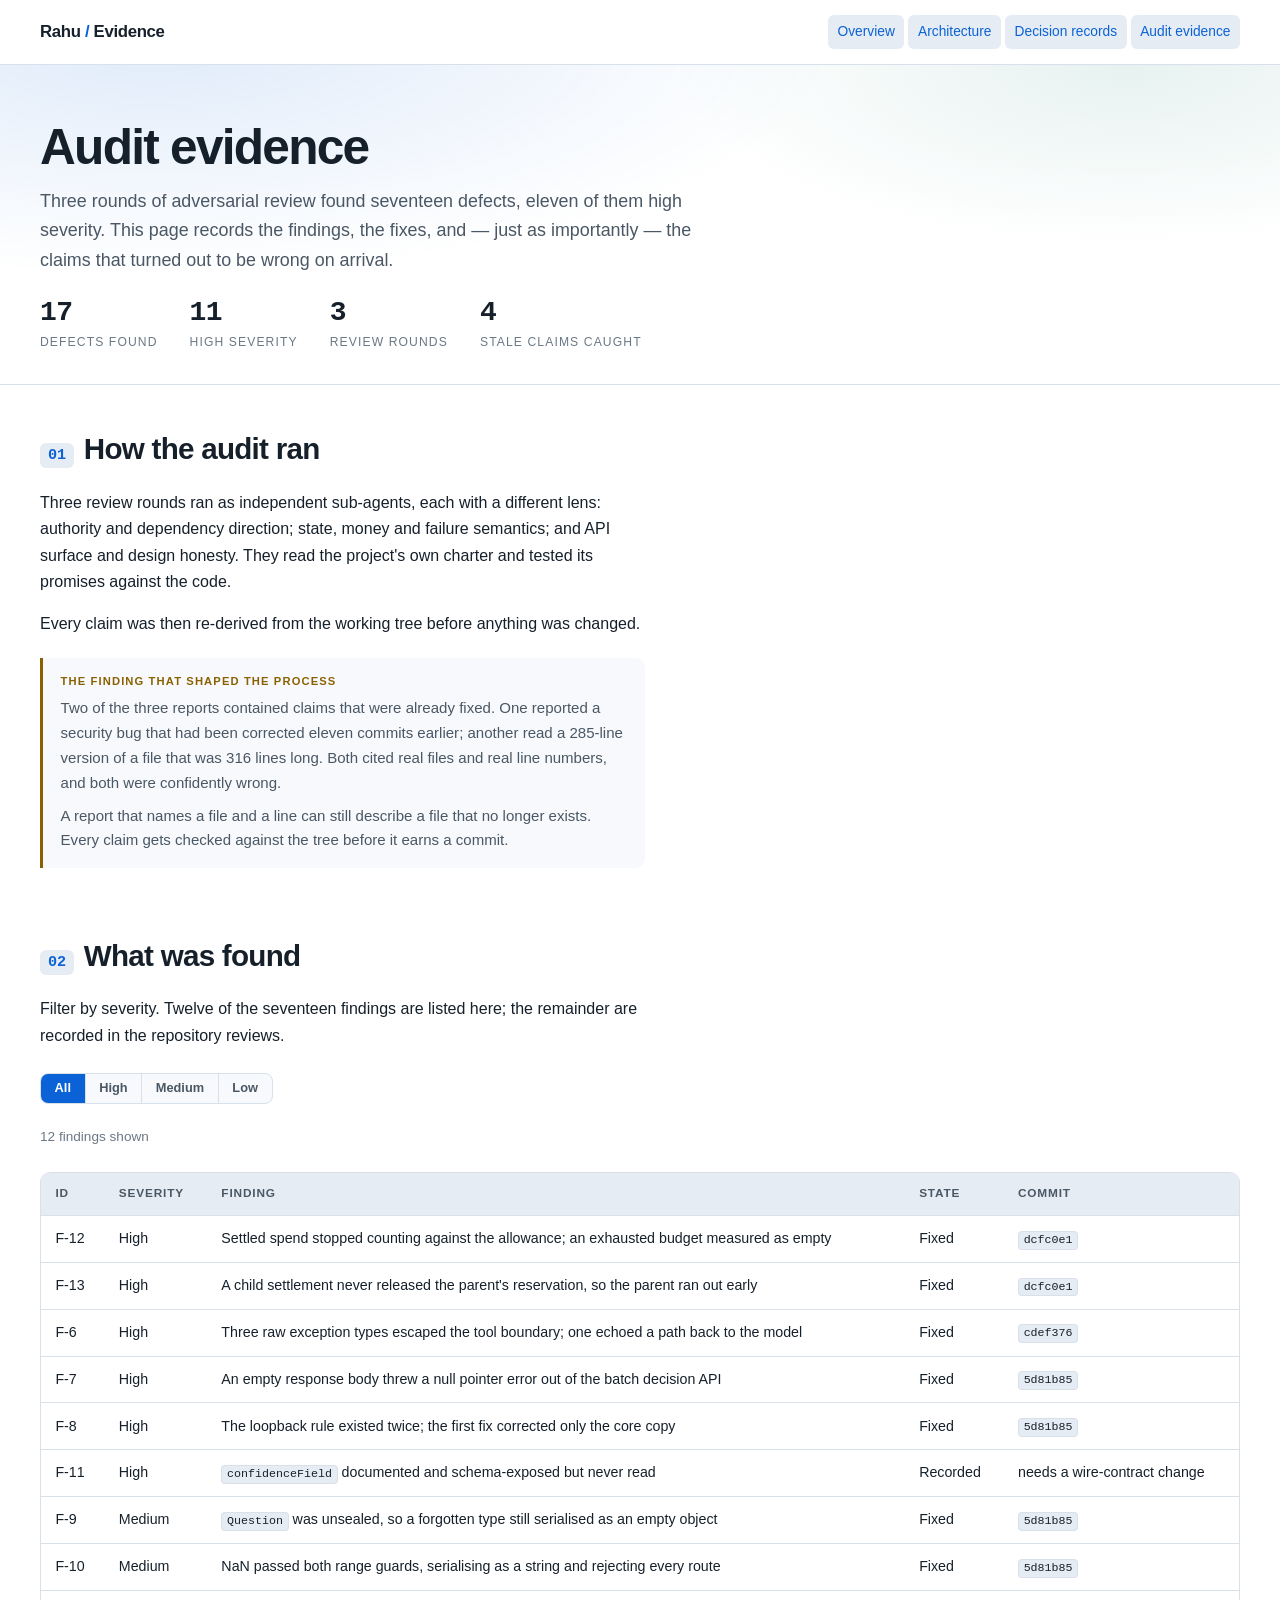
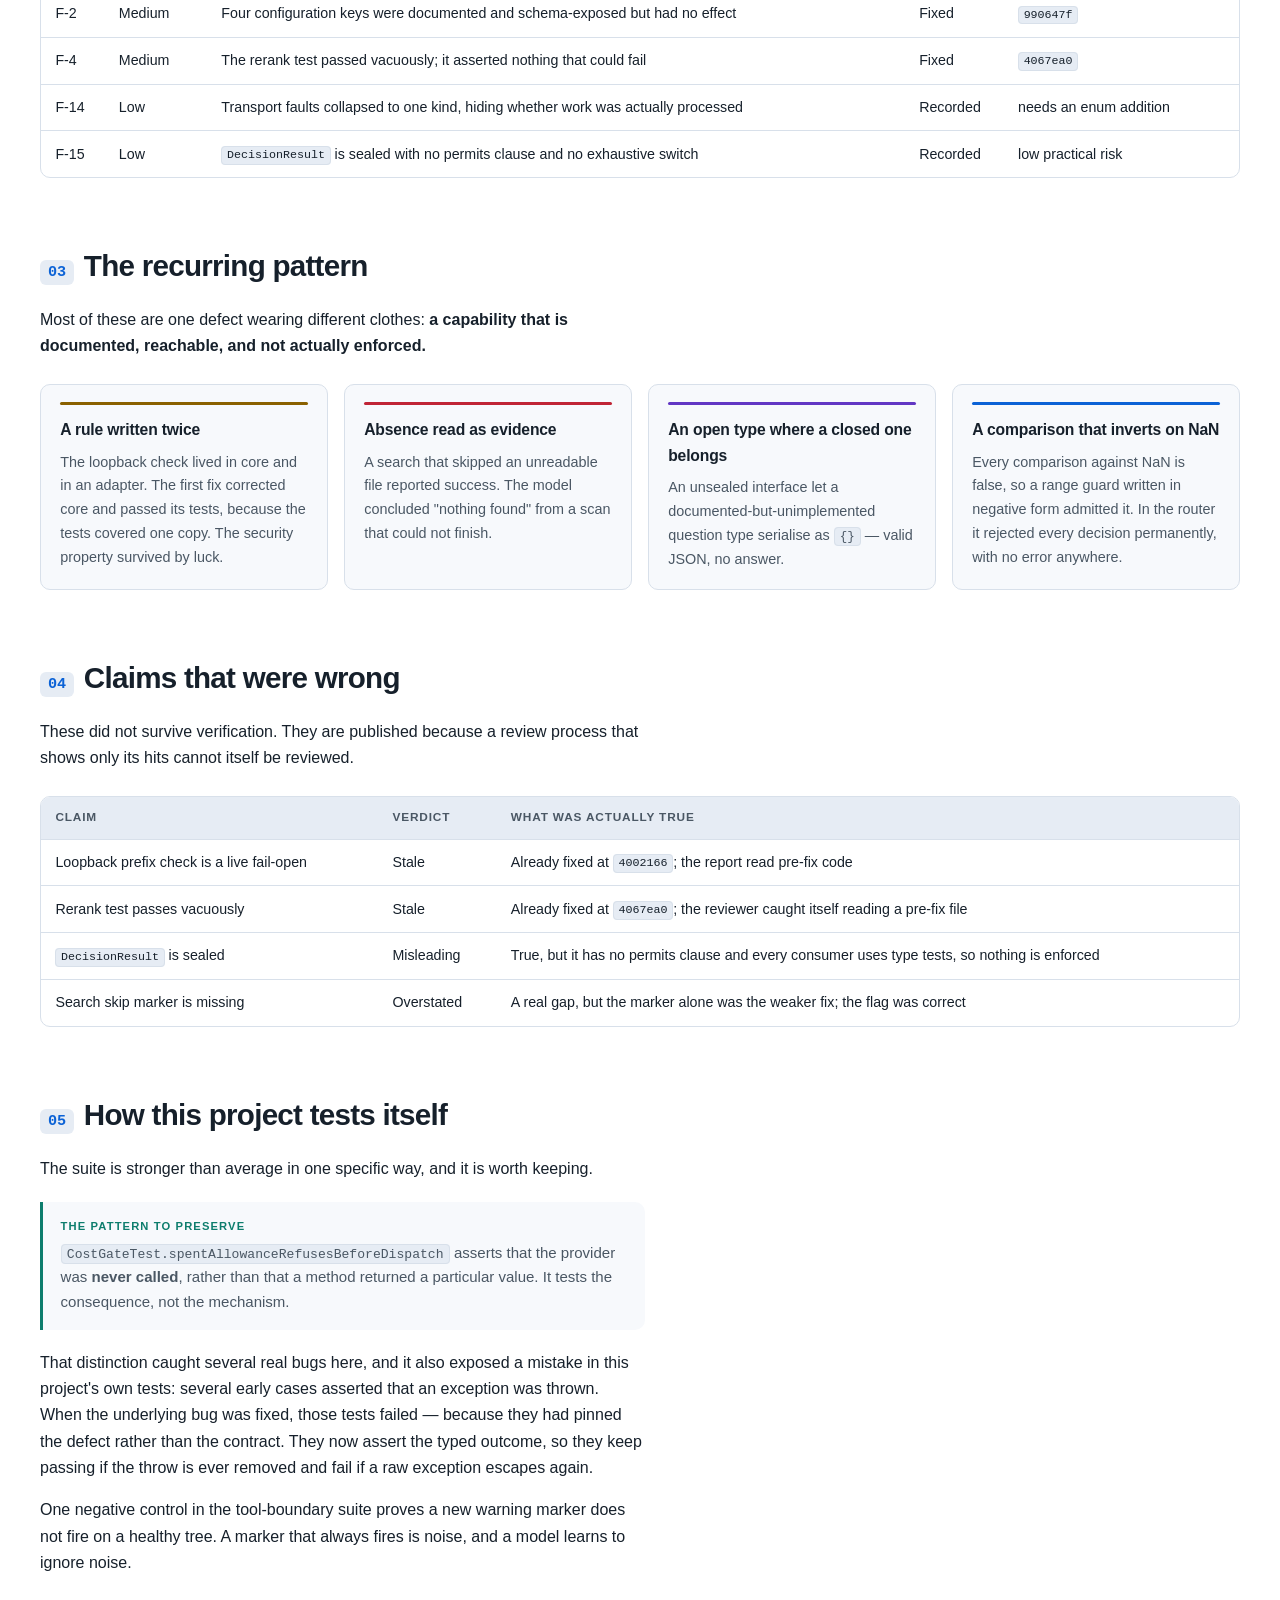
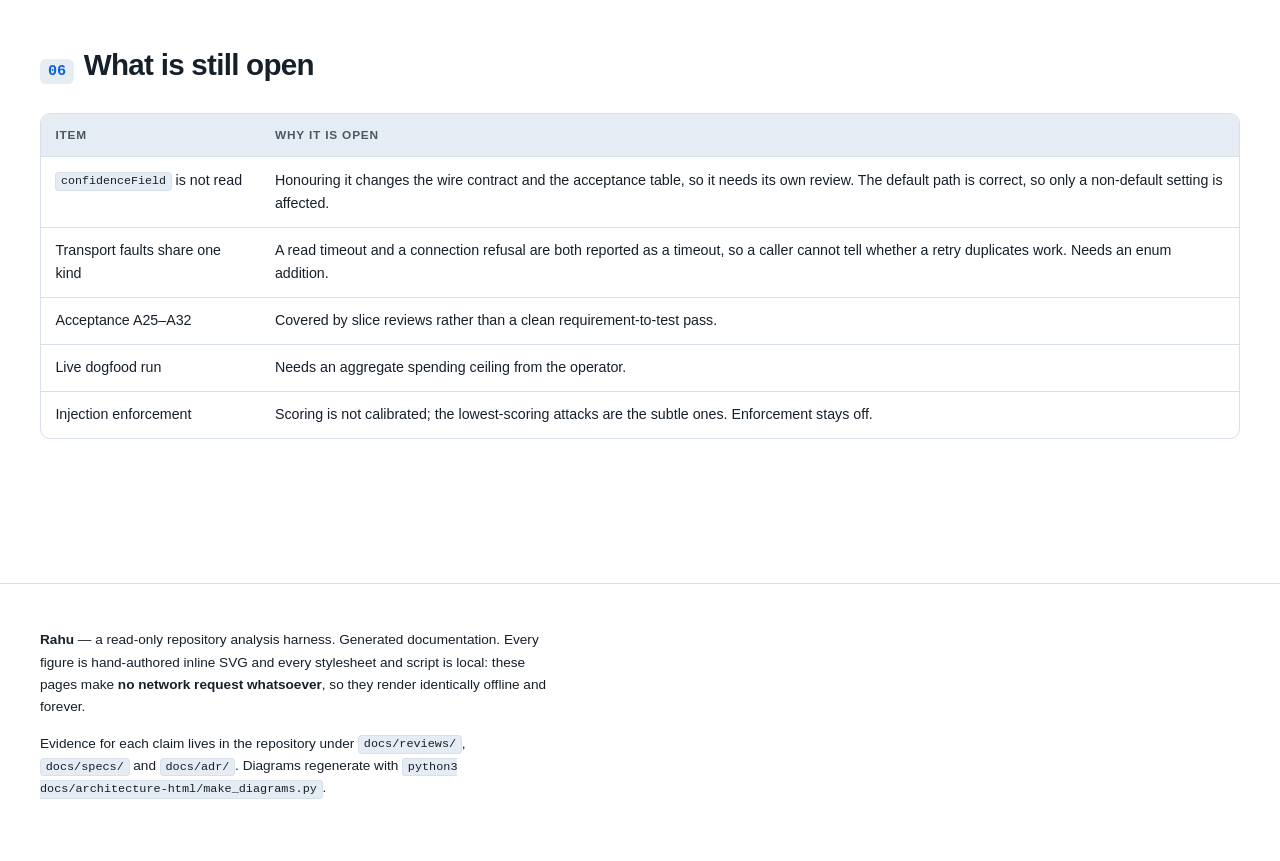
<file: docs/architecture-html/evidence.html>
<!DOCTYPE html>
<html lang="en">
<head>
<meta charset="utf-8">
<meta name="viewport" content="width=device-width,initial-scale=1">
<meta name="color-scheme" content="dark light">
<title>Audit evidence — Rahu architecture</title>
<meta name="description" content="Three rounds of adversarial architecture review on Rahu: defects found, fixes applied, and the stale claims that were caught.">
<link rel="stylesheet" href="rahu-docs.css">
<link rel="stylesheet" href="rahu-docs-extra.css">
</head>
<body>
<a class="skip" href="#main">Skip to content</a>

<header class="masthead">
  <div class="wrap">
    <div class="brand">Rahu <span>/</span> Evidence</div>
    <nav class="toc" aria-label="Contents">
      <a href="index.html" aria-current="true">Overview</a>
      <a href="architecture.html" aria-current="true">Architecture</a>
      <a href="decisions.html" aria-current="true">Decision records</a>
      <a href="evidence.html" aria-current="true">Audit evidence</a>
    </nav>
  </div>
</header>

<div class="hero"><div class="wrap">
  <h1>Audit evidence</h1>
  <p class="lede">Three rounds of adversarial review found seventeen defects,
  eleven of them high severity. This page records the findings, the fixes, and —
  just as importantly — the claims that turned out to be wrong on arrival.</p>
  <div class="kpis">
    <div class="kpi"><span class="n">17</span><span class="l">defects found</span></div>
    <div class="kpi"><span class="n">11</span><span class="l">high severity</span></div>
    <div class="kpi"><span class="n">3</span><span class="l">review rounds</span></div>
    <div class="kpi"><span class="n">4</span><span class="l">stale claims caught</span></div>
  </div>
</div></div>

<main id="main">
<div class="wrap">

<section id="method">
  <h2 id="how-the-audit-ran"><span class="num">01</span>How the audit ran</h2>
  <p>Three review rounds ran as independent sub-agents, each with a different
  lens: authority and dependency direction; state, money and failure semantics; and
  API surface and design honesty. They read the project's own charter and tested
  its promises against the code.</p>
  <p>Every claim was then re-derived from the working tree before anything was
  changed.</p>
  <div class="note warn">
    <span class="lbl">The finding that shaped the process</span>
    <p>Two of the three reports contained claims that were already fixed. One
    reported a security bug that had been corrected eleven commits earlier; another
    read a 285-line version of a file that was 316 lines long. Both cited real
    files and real line numbers, and both were confidently wrong.</p>
    <p>A report that names a file and a line can still describe a file that no
    longer exists. Every claim gets checked against the tree before it earns a
    commit.</p>
  </div>
</section>

<section id="findings">
  <h2 id="what-was-found"><span class="num">02</span>What was found</h2>
  <p>Filter by severity. Twelve of the seventeen findings are listed here; the
  remainder are recorded in the repository reviews.</p>
  <div class="seg" data-filter-group="find" role="group" aria-label="Filter findings">
    <button data-filter="all" aria-pressed="true">All</button>
    <button data-filter="high" aria-pressed="false">High</button>
    <button data-filter="medium" aria-pressed="false">Medium</button>
    <button data-filter="low" aria-pressed="false">Low</button>
  </div>
  <p id="find" role="status" aria-live="polite" style="font-size:.85rem;color:var(--ink-faint)"></p>
  <div class="tablewrap" data-filter-group="find">
    <table>
      <thead><tr><th>ID</th><th>Severity</th><th>Finding</th><th>State</th><th>Commit</th></tr></thead>
      <tbody>
<tr data-sev="high"><td>F-12</td><td>High</td><td>Settled spend stopped counting against the allowance; an exhausted budget measured as empty</td><td>Fixed</td><td><code>dcfc0e1</code></td></tr>
<tr data-sev="high"><td>F-13</td><td>High</td><td>A child settlement never released the parent's reservation, so the parent ran out early</td><td>Fixed</td><td><code>dcfc0e1</code></td></tr>
<tr data-sev="high"><td>F-6</td><td>High</td><td>Three raw exception types escaped the tool boundary; one echoed a path back to the model</td><td>Fixed</td><td><code>cdef376</code></td></tr>
<tr data-sev="high"><td>F-7</td><td>High</td><td>An empty response body threw a null pointer error out of the batch decision API</td><td>Fixed</td><td><code>5d81b85</code></td></tr>
<tr data-sev="high"><td>F-8</td><td>High</td><td>The loopback rule existed twice; the first fix corrected only the core copy</td><td>Fixed</td><td><code>5d81b85</code></td></tr>
<tr data-sev="high"><td>F-11</td><td>High</td><td><code>confidenceField</code> documented and schema-exposed but never read</td><td>Recorded</td><td>needs a wire-contract change</td></tr>
<tr data-sev="medium"><td>F-9</td><td>Medium</td><td><code>Question</code> was unsealed, so a forgotten type still serialised as an empty object</td><td>Fixed</td><td><code>5d81b85</code></td></tr>
<tr data-sev="medium"><td>F-10</td><td>Medium</td><td>NaN passed both range guards, serialising as a string and rejecting every route</td><td>Fixed</td><td><code>5d81b85</code></td></tr>
<tr data-sev="medium"><td>F-2</td><td>Medium</td><td>Four configuration keys were documented and schema-exposed but had no effect</td><td>Fixed</td><td><code>990647f</code></td></tr>
<tr data-sev="medium"><td>F-4</td><td>Medium</td><td>The rerank test passed vacuously; it asserted nothing that could fail</td><td>Fixed</td><td><code>4067ea0</code></td></tr>
<tr data-sev="low"><td>F-14</td><td>Low</td><td>Transport faults collapsed to one kind, hiding whether work was actually processed</td><td>Recorded</td><td>needs an enum addition</td></tr>
<tr data-sev="low"><td>F-15</td><td>Low</td><td><code>DecisionResult</code> is sealed with no permits clause and no exhaustive switch</td><td>Recorded</td><td>low practical risk</td></tr>
</tbody>
    </table>
  </div>
</section>

<section id="patterns">
  <h2 id="the-recurring-pattern"><span class="num">03</span>The recurring pattern</h2>
  <p>Most of these are one defect wearing different clothes: <strong>a capability
  that is documented, reachable, and not actually enforced.</strong></p>
  <div class="grid">
    <div class="card"><div class="swatch" style="background:var(--amber)"></div>
      <h4>A rule written twice</h4>
      <p>The loopback check lived in core and in an adapter. The first fix corrected
      core and passed its tests, because the tests covered one copy. The security
      property survived by luck.</p></div>
    <div class="card"><div class="swatch" style="background:var(--rose)"></div>
      <h4>Absence read as evidence</h4>
      <p>A search that skipped an unreadable file reported success. The model
      concluded &quot;nothing found&quot; from a scan that could not finish.</p></div>
    <div class="card"><div class="swatch" style="background:var(--violet)"></div>
      <h4>An open type where a closed one belongs</h4>
      <p>An unsealed interface let a documented-but-unimplemented question type
      serialise as <code>{}</code> — valid JSON, no answer.</p></div>
    <div class="card"><div class="swatch" style="background:var(--blue)"></div>
      <h4>A comparison that inverts on NaN</h4>
      <p>Every comparison against NaN is false, so a range guard written in
      negative form admitted it. In the router it rejected every decision
      permanently, with no error anywhere.</p></div>
  </div>
</section>

<section id="stale">
  <h2 id="claims-that-were-wrong"><span class="num">04</span>Claims that were wrong</h2>
  <p>These did not survive verification. They are published because a review
  process that shows only its hits cannot itself be reviewed.</p>
  <div class="tablewrap">
  <table>
    <thead><tr><th>Claim</th><th>Verdict</th><th>What was actually true</th></tr></thead>
    <tbody>
<tr><td>Loopback prefix check is a live fail-open</td><td>Stale</td><td>Already fixed at <code>4002166</code>; the report read pre-fix code</td></tr>
<tr><td>Rerank test passes vacuously</td><td>Stale</td><td>Already fixed at <code>4067ea0</code>; the reviewer caught itself reading a pre-fix file</td></tr>
<tr><td><code>DecisionResult</code> is sealed</td><td>Misleading</td><td>True, but it has no permits clause and every consumer uses type tests, so nothing is enforced</td></tr>
<tr><td>Search skip marker is missing</td><td>Overstated</td><td>A real gap, but the marker alone was the weaker fix; the flag was correct</td></tr>
</tbody>
  </table>
  </div>
</section>

<section id="method-notes">
  <h2 id="how-this-project-tests"><span class="num">05</span>How this project tests itself</h2>
  <p>The suite is stronger than average in one specific way, and it is worth
  keeping.</p>
  <div class="note good">
    <span class="lbl">The pattern to preserve</span>
    <p><code>CostGateTest.spentAllowanceRefusesBeforeDispatch</code> asserts that
    the provider was <strong>never called</strong>, rather than that a method
    returned a particular value. It tests the consequence, not the mechanism.</p>
  </div>
  <p>That distinction caught several real bugs here, and it also exposed a
  mistake in this project's own tests: several early cases asserted that an
  exception was thrown. When the underlying bug was fixed, those tests failed —
  because they had pinned the defect rather than the contract. They now assert the
  typed outcome, so they keep passing if the throw is ever removed and fail if a raw
  exception escapes again.</p>
  <p>One negative control in the tool-boundary suite proves a new warning marker
  does not fire on a healthy tree. A marker that always fires is noise, and a model
  learns to ignore noise.</p>
</section>

<section id="honest-state">
  <h2 id="what-is-still-open"><span class="num">06</span>What is still open</h2>
  <div class="tablewrap">
  <table>
    <thead><tr><th>Item</th><th>Why it is open</th></tr></thead>
    <tbody>
      <tr><td><code>confidenceField</code> is not read</td><td>Honouring it changes the wire contract and the acceptance table, so it needs its own review. The default path is correct, so only a non-default setting is affected.</td></tr>
      <tr><td>Transport faults share one kind</td><td>A read timeout and a connection refusal are both reported as a timeout, so a caller cannot tell whether a retry duplicates work. Needs an enum addition.</td></tr>
      <tr><td>Acceptance A25–A32</td><td>Covered by slice reviews rather than a clean requirement-to-test pass.</td></tr>
      <tr><td>Live dogfood run</td><td>Needs an aggregate spending ceiling from the operator.</td></tr>
      <tr><td>Injection enforcement</td><td>Scoring is not calibrated; the lowest-scoring attacks are the subtle ones. Enforcement stays off.</td></tr>
    </tbody>
  </table>
  </div>
</section>

</div>
</main>

<footer>
<div class="wrap">
  <p><strong>Rahu</strong> — a read-only repository analysis harness.
  Generated documentation. Every figure is hand-authored inline SVG and every
  stylesheet and script is local: these pages make <strong>no network request
  whatsoever</strong>, so they render identically offline and forever.</p>
  <p>Evidence for each claim lives in the repository under
  <code>docs/reviews/</code>, <code>docs/specs/</code> and
  <code>docs/adr/</code>. Diagrams regenerate with
  <code>python3 docs/architecture-html/make_diagrams.py</code>.</p>
</div>
</footer>

<script src="rahu-docs.js" defer></script>
</body>
</html>
</file>
<file: docs/architecture-html/rahu-docs.css>
/* Rahu architecture docs — self-contained design system.
   No external fonts, no CDN, no network requests of any kind. */

:root{
  /* Semantic palette. Hue carries meaning, never decoration:
     blue = structure/type, teal = verified evidence, amber = risk or degraded,
     rose = blocked or denied, violet = external boundary, slate = neutral. */
  --bg:#0d1117; --bg-raised:#161b22; --bg-sunken:#0a0e13; --bg-inset:#1c2330;
  --ink:#e6edf3; --ink-muted:#9aa7b4; --ink-faint:#6b7885;
  --rule:#2a3340; --rule-bright:#3d4855;

  --blue:#5aa2ff;    --blue-dim:#2b4d7d;
  --teal:#3fb9a5;    --teal-dim:#1d5a52;
  --amber:#e3a008;   --amber-dim:#6b4d05;
  --rose:#f2666e;    --rose-dim:#6e2a30;
  --violet:#a78bfa;  --violet-dim:#453173;
  --slate:#8892a0;

  --mono:ui-monospace,SFMono-Regular,"SF Mono",Menlo,Consolas,monospace;
  --sans:-apple-system,BlinkMacSystemFont,"Segoe UI",Roboto,Helvetica,Arial,sans-serif;

  --measure:68ch; --radius:10px;
  --shadow:0 1px 2px rgba(0,0,0,.4),0 8px 24px rgba(0,0,0,.28);
}

@media (prefers-color-scheme: light){
  :root{
    --bg:#ffffff; --bg-raised:#f7f9fc; --bg-sunken:#eef2f7; --bg-inset:#e6ecf4;
    --ink:#16202b; --ink-muted:#4a5764; --ink-faint:#6b7885;
    --rule:#d8e0ea; --rule-bright:#b9c6d6;
    --blue:#0b62d6; --blue-dim:#cfe3fb;
    --teal:#0d7d6d; --teal-dim:#cdeee8;
    --amber:#8a6100; --amber-dim:#fbeac4;
    --rose:#c02536; --rose-dim:#fbdcde;
    --violet:#6237c4; --violet-dim:#e5dbff;
    --slate:#5a6675;
    --shadow:0 1px 2px rgba(20,35,60,.10),0 8px 24px rgba(20,35,60,.08);
  }
}

*{box-sizing:border-box}
html{scroll-behavior:smooth;scroll-padding-top:5.5rem}
@media (prefers-reduced-motion: reduce){ html{scroll-behavior:auto}
  *{animation:none!important;transition:none!important} }

body{
  margin:0;background:var(--bg);color:var(--ink);
  font:16px/1.65 var(--sans);
  -webkit-font-smoothing:antialiased;text-rendering:optimizeLegibility;
  font-variant-numeric:tabular-nums;
}

/* ---- skip link: keyboard users land here first ---- */
.skip{position:absolute;left:-9999px;top:0;background:var(--blue);color:#fff;
  padding:.6rem 1rem;z-index:100;border-radius:0 0 var(--radius) 0;font-weight:600}
.skip:focus{left:0}

.wrap{max-width:78rem;margin:0 auto;padding:0 1.5rem}

/* ---- masthead ---- */
header.masthead{
  position:sticky;top:0;z-index:40;background:color-mix(in srgb,var(--bg) 88%,transparent);
  backdrop-filter:saturate(180%) blur(12px);border-bottom:1px solid var(--rule);
}
.masthead .wrap{display:flex;align-items:center;gap:1rem;height:4rem;flex-wrap:wrap}
.brand{font-weight:700;letter-spacing:-.02em;font-size:1.05rem;white-space:nowrap}
.brand span{color:var(--blue)}
nav.toc{display:flex;gap:.25rem;margin-left:auto;flex-wrap:wrap}
nav.toc a{
  color:var(--ink-muted);text-decoration:none;font-size:.86rem;font-weight:500;
  padding:.35rem .6rem;border-radius:6px;white-space:nowrap;
}
nav.toc a:hover{color:var(--ink);background:var(--bg-inset)}
nav.toc a[aria-current="true"]{color:var(--blue);background:var(--bg-inset)}

/* ---- hero ---- */
.hero{padding:3.5rem 0 2rem;border-bottom:1px solid var(--rule);
  background:
    radial-gradient(1100px 380px at 12% -8%,color-mix(in srgb,var(--blue) 13%,transparent),transparent 62%),
    radial-gradient(760px 300px at 88% 0%,color-mix(in srgb,var(--teal) 10%,transparent),transparent 60%);
}
.hero h1{font-size:clamp(2rem,5vw,3.1rem);line-height:1.08;letter-spacing:-.035em;
  margin:0 0 .75rem;max-width:22ch;font-weight:800}
.hero p.lede{font-size:1.12rem;color:var(--ink-muted);max-width:var(--measure);margin:0 0 1.5rem}
.kpis{display:flex;gap:2rem;flex-wrap:wrap}
.kpi .n{font:700 1.75rem/1 var(--mono);letter-spacing:-.02em;display:block}
.kpi .l{font-size:.76rem;color:var(--ink-faint);text-transform:uppercase;
  letter-spacing:.09em;margin-top:.3rem;display:block}

/* ---- typography ---- */
main{padding:2.5rem 0 5rem}
section{margin:0 0 4rem;scroll-margin-top:5.5rem}
h2{font-size:1.85rem;letter-spacing:-.025em;margin:0 0 .6rem;font-weight:750;
  display:flex;align-items:baseline;gap:.6rem;flex-wrap:wrap}
h2 .num{font:700 .95rem/1 var(--mono);color:var(--blue);
  background:var(--bg-inset);padding:.3rem .5rem;border-radius:6px;letter-spacing:0}
h3{font-size:1.18rem;letter-spacing:-.015em;margin:2rem 0 .6rem;font-weight:700}
h4{font-size:.98rem;margin:1.4rem 0 .4rem;font-weight:700;color:var(--ink-muted);
  text-transform:uppercase;letter-spacing:.07em;font-size:.78rem}
p{max-width:var(--measure);color:var(--ink)}
a{color:var(--blue)}
code{font:.87em/1.5 var(--mono);background:var(--bg-inset);padding:.12em .4em;
  border-radius:4px;border:1px solid var(--rule)}
pre{background:var(--bg-sunken);border:1px solid var(--rule);border-radius:var(--radius);
  padding:1rem 1.15rem;overflow-x:auto;margin:1rem 0;line-height:1.55}
pre code{background:none;border:none;padding:0;font-size:.85rem}
ul,ol{max-width:var(--measure);color:var(--ink-muted)}
li{margin:.35rem 0}
li strong{color:var(--ink)}

/* ---- callouts ---- */
.note{border-left:3px solid var(--blue);background:var(--bg-raised);
  padding:.9rem 1.1rem;border-radius:0 var(--radius) var(--radius) 0;margin:1.25rem 0;
  max-width:var(--measure)}
.note.warn{border-left-color:var(--amber)}
.note.bad{border-left-color:var(--rose)}
.note.good{border-left-color:var(--teal)}
.note .lbl{display:block;font-size:.7rem;text-transform:uppercase;letter-spacing:.1em;
  font-weight:700;margin-bottom:.35rem;color:var(--blue)}
.note.warn .lbl{color:var(--amber)} .note.bad .lbl{color:var(--rose)} .note.good .lbl{color:var(--teal)}
.note p{margin:0 0 .5rem;color:var(--ink-muted);font-size:.94rem}
.note p:last-child{margin-bottom:0}

/* ---- badges ---- */
.badge{display:inline-flex;align-items:center;gap:.3rem;font:600 .7rem/1 var(--sans);
  letter-spacing:.05em;text-transform:uppercase;padding:.32rem .55rem;border-radius:999px;
  border:1px solid;white-space:nowrap}
.badge::before{content:"";width:.4rem;height:.4rem;border-radius:50%;background:currentColor}
.badge.ok{color:var(--teal);border-color:var(--teal-dim);background:color-mix(in srgb,var(--teal) 12%,transparent)}
.badge.warn{color:var(--amber);border-color:var(--amber-dim);background:color-mix(in srgb,var(--amber) 12%,transparent)}
.badge.bad{color:var(--rose);border-color:var(--rose-dim);background:color-mix(in srgb,var(--rose) 12%,transparent)}
.badge.info{color:var(--blue);border-color:var(--blue-dim);background:color-mix(in srgb,var(--blue) 12%,transparent)}
.badge.mute{color:var(--slate);border-color:var(--rule);background:var(--bg-inset)}

/* ---- cards ---- */
.grid{display:grid;gap:1rem;grid-template-columns:repeat(auto-fit,minmax(17rem,1fr));margin:1.5rem 0}
.card{background:var(--bg-raised);border:1px solid var(--rule);border-radius:var(--radius);
  padding:1.1rem 1.2rem;transition:border-color .16s,transform .16s}
.card:hover{border-color:var(--rule-bright);transform:translateY(-2px)}
.card h4{margin:0 0 .5rem;color:var(--ink);text-transform:none;letter-spacing:-.01em;font-size:.98rem}
.card p{font-size:.9rem;margin:0 0 .5rem;color:var(--ink-muted)}
.card p:last-child{margin-bottom:0}
.card .swatch{width:100%;height:3px;border-radius:2px;margin-bottom:.7rem}

/* ---- figures ---- */
figure{margin:1.75rem 0;background:var(--bg-raised);border:1px solid var(--rule);
  border-radius:12px;overflow:hidden;box-shadow:var(--shadow)}
figure figcaption{padding:.85rem 1.15rem;font-size:.86rem;color:var(--ink-muted);
  border-top:1px solid var(--rule);background:var(--bg-sunken)}
figure figcaption strong{color:var(--ink);display:block;margin-bottom:.15rem;
  font-size:.82rem;text-transform:uppercase;letter-spacing:.07em}
figure .scroll{overflow-x:auto;padding:1.25rem;background:
  linear-gradient(var(--bg-inset),var(--bg-inset)) padding-box}
figure svg{display:block;max-width:100%;height:auto;min-width:34rem}

/* ---- tables ---- */
.tablewrap{overflow-x:auto;border:1px solid var(--rule);border-radius:var(--radius);margin:1.5rem 0}
table{border-collapse:collapse;width:100%;font-size:.89rem}
th{background:var(--bg-inset);text-align:left;padding:.7rem .9rem;font-weight:700;
  font-size:.74rem;text-transform:uppercase;letter-spacing:.07em;color:var(--ink-muted);
  border-bottom:1px solid var(--rule);white-space:nowrap}
td{padding:.7rem .9rem;border-bottom:1px solid var(--rule);vertical-align:top}
tr:last-child td{border-bottom:none}
tbody tr:hover{background:var(--bg-raised)}
td code{font-size:.82em}

/* ---- interactive ---- */
details{border:1px solid var(--rule);border-radius:var(--radius);margin:.75rem 0;
  background:var(--bg-raised);overflow:hidden}
details>summary{cursor:pointer;padding:.8rem 1rem;font-weight:650;font-size:.94rem;
  list-style:none;display:flex;align-items:center;gap:.6rem}
details>summary::-webkit-details-marker{display:none}
details>summary::before{content:"▸";color:var(--blue);transition:transform .18s;display:inline-block}
details[open]>summary::before{transform:rotate(90deg)}
details>summary:hover{background:var(--bg-inset)}
details .body{padding:0 1rem 1rem;border-top:1px solid var(--rule);padding-top:1rem}
details .body>*:first-child{margin-top:0}

/* layer stack: click to isolate */
.stack{display:flex;flex-direction:column;gap:.4rem;margin:1.5rem 0}
.stack .layer{border:1px solid var(--rule);border-radius:8px;padding:.7rem 1rem;
  background:var(--bg-raised);cursor:pointer;transition:all .16s;text-align:left;
  font:inherit;color:inherit;width:100%}
.stack .layer:hover{border-color:var(--rule-bright)}
.stack .layer[aria-pressed="true"]{border-color:var(--blue);
  background:color-mix(in srgb,var(--blue) 10%,var(--bg-raised))}
.stack .layer .t{font-weight:700;font-size:.92rem;display:block}
.stack .layer .d{font-size:.83rem;color:var(--ink-muted)}
.stack .detail{background:var(--bg-sunken);border:1px solid var(--rule);
  border-left:3px solid var(--blue);border-radius:0 var(--radius) var(--radius) 0;
  padding:1rem 1.15rem;margin-top:.5rem;font-size:.92rem}
.stack .detail:empty{display:none}

/* toggle group */
.seg{display:inline-flex;border:1px solid var(--rule);border-radius:8px;
  overflow:hidden;margin:.5rem 0;background:var(--bg-raised)}
.seg button{font:600 .8rem/1 var(--sans);padding:.5rem .85rem;border:none;
  background:none;color:var(--ink-muted);cursor:pointer;border-right:1px solid var(--rule)}
.seg button:last-child{border-right:none}
.seg button[aria-pressed="true"]{background:var(--blue);color:#fff}
.seg button:hover:not([aria-pressed="true"]){background:var(--bg-inset);color:var(--ink)}

.hidden{display:none!important}

/* legend shared by diagrams */
.legend{display:flex;gap:1.25rem;flex-wrap:wrap;padding:.85rem 1.15rem;
  border-top:1px solid var(--rule);background:var(--bg-sunken);font-size:.79rem;color:var(--ink-muted)}
.legend span{display:inline-flex;align-items:center;gap:.4rem}
.legend i{width:.7rem;height:.7rem;border-radius:3px;display:inline-block}

/* SVG diagram primitives */
.d-box{rx:8}
.d-label{font:600 13px var(--sans);fill:var(--ink)}
.d-sub{font:400 11px var(--mono);fill:var(--ink-muted)}
.d-edge{stroke:var(--rule-bright);stroke-width:1.6;fill:none}
.d-edge.data{stroke:var(--violet);stroke-dasharray:5 4}
.d-flow{stroke:var(--blue);stroke-width:2;fill:none;marker-end:url(#arrow)}
.d-note{font:400 11px var(--sans);fill:var(--ink-faint)}

/* footer */
footer{border-top:1px solid var(--rule);padding:2rem 0 3rem;color:var(--ink-faint);font-size:.85rem}
footer a{color:var(--ink-muted)}

@media (max-width:640px){
  .wrap{padding:0 1rem} .hero{padding:2.25rem 0 1.5rem}
  nav.toc{width:100%;margin-left:0;overflow-x:auto}
  figure svg{min-width:26rem}
}
@media print{
  header.masthead{position:static} body{background:#fff;color:#000}
  details{break-inside:avoid} details>summary{list-style:none}
  details .body{display:block!important}
}
</file>
<file: docs/architecture-html/rahu-docs-extra.css>
.copybtn{position:absolute;top:.5rem;right:.5rem;font:600 .7rem/1 var(--sans);
  background:var(--bg-inset);color:var(--ink-muted);border:1px solid var(--rule);
  border-radius:6px;padding:.35rem .55rem;cursor:pointer;opacity:0;transition:opacity .15s}
pre:hover .copybtn,pre:focus-within .copybtn{opacity:1}
.copybtn:hover{color:var(--ink);border-color:var(--rule-bright)}
.anchor{margin-left:.4rem;color:var(--ink-faint);text-decoration:none;font-weight:400;
  opacity:0;transition:opacity .15s;font-size:.8em}
h2:hover .anchor,h3:hover .anchor,.anchor:focus{opacity:1}
.anchor:hover{color:var(--blue)}
</file>
